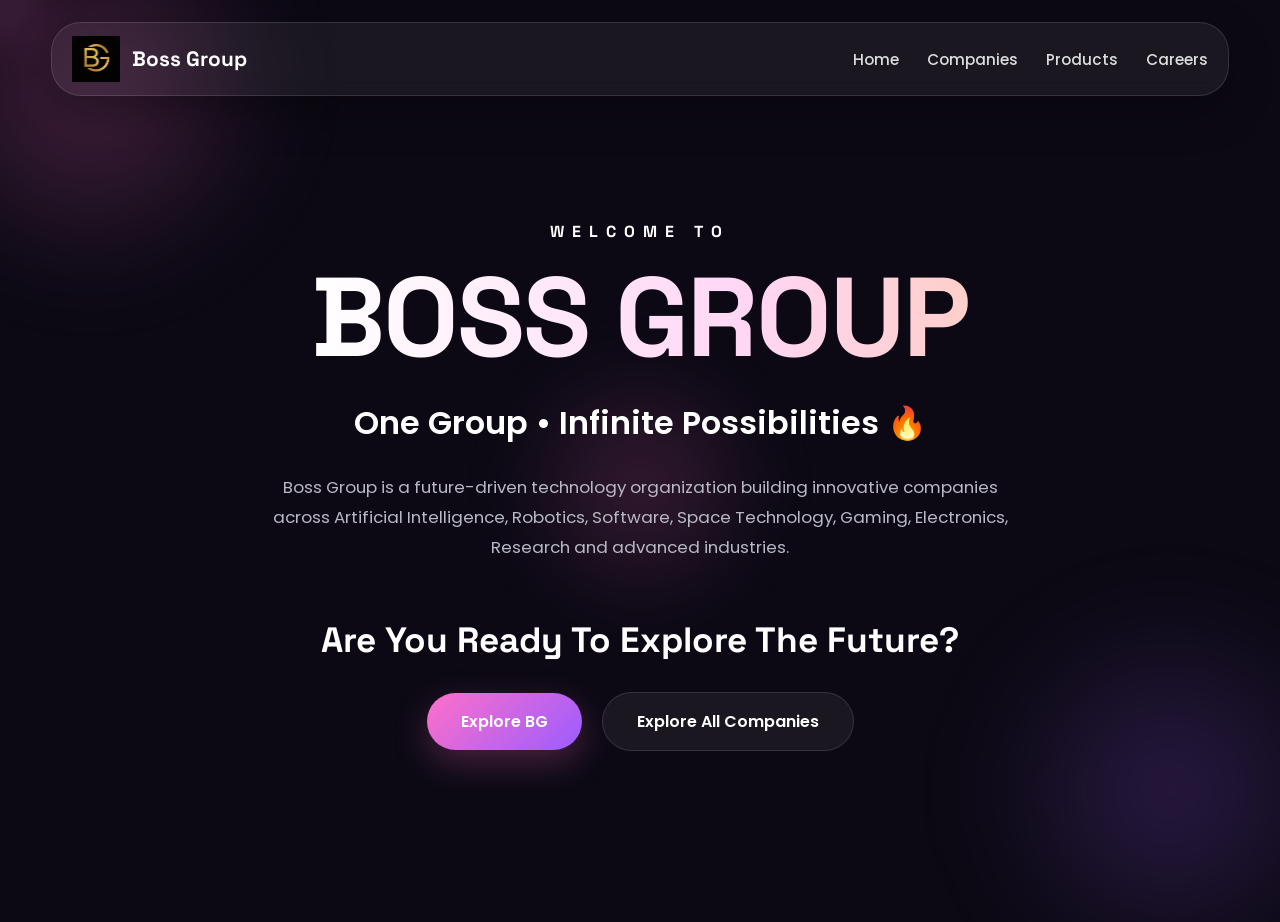
<file: index.html>
<!DOCTYPE html>
<html lang="en">

<head>

    <meta charset="UTF-8">

    <meta name="viewport" content="width=device-width, initial-scale=1.0">

    <title>Boss Group | One Group • Infinite Possibilities</title>

    <meta name="description" content="Boss Group is building the future through AI, Robotics, Software, Electronics, Space Technology and innovation.">

    <link rel="icon" href="BG.png">

    <link rel="stylesheet" href="index.css">


    <link rel="preconnect" href="https://fonts.googleapis.com">

    <link rel="preconnect" href="https://fonts.gstatic.com" crossorigin>

    <link href="https://fonts.googleapis.com/css2?family=Space+Grotesk:wght@400;500;600;700;800&family=Poppins:wght@300;400;500;600&display=swap" rel="stylesheet">

</head>


<body>


    <div class="cursor-glow"></div>


    <header>


        <a href="#" class="brand" aria-label="Boss Group Home">

            <img src="BG.png" alt="Boss Group Logo">

            <span>Boss Group</span>

        </a>



        <nav>

            <a href="about.html">Home</a>

            <a href="companies.html">Companies </a>

            <a href="products.html">Products </a>

            <a href="jobs.html">Careers</a>

        </nav>


    </header>



    <main>


        <section class="hero">


            <p class="welcome">
                Welcome To
            </p>



            <h1>
                BOSS GROUP
            </h1>



            <h2>
                One Group • Infinite Possibilities 🔥
            </h2>



            <p class="about">

                Boss Group is a future-driven technology organization
                building innovative companies across Artificial Intelligence,
                Robotics, Software, Space Technology, Gaming,
                Electronics, Research and advanced industries.

            </p>




            <div class="explore">


                <h3>
                    Are You Ready To Explore The Future?
                </h3>



                <div class="buttons">


                    <a href="about.html" class="primary-btn">

                        Explore BG

                    </a>



                    <a href="companies.html" class="secondary-btn">

                        Explore All Companies

                    </a>


                </div>


            </div>


        </section>


    </main>



<script src="index.js"></script>


</body>

</html>
</file>
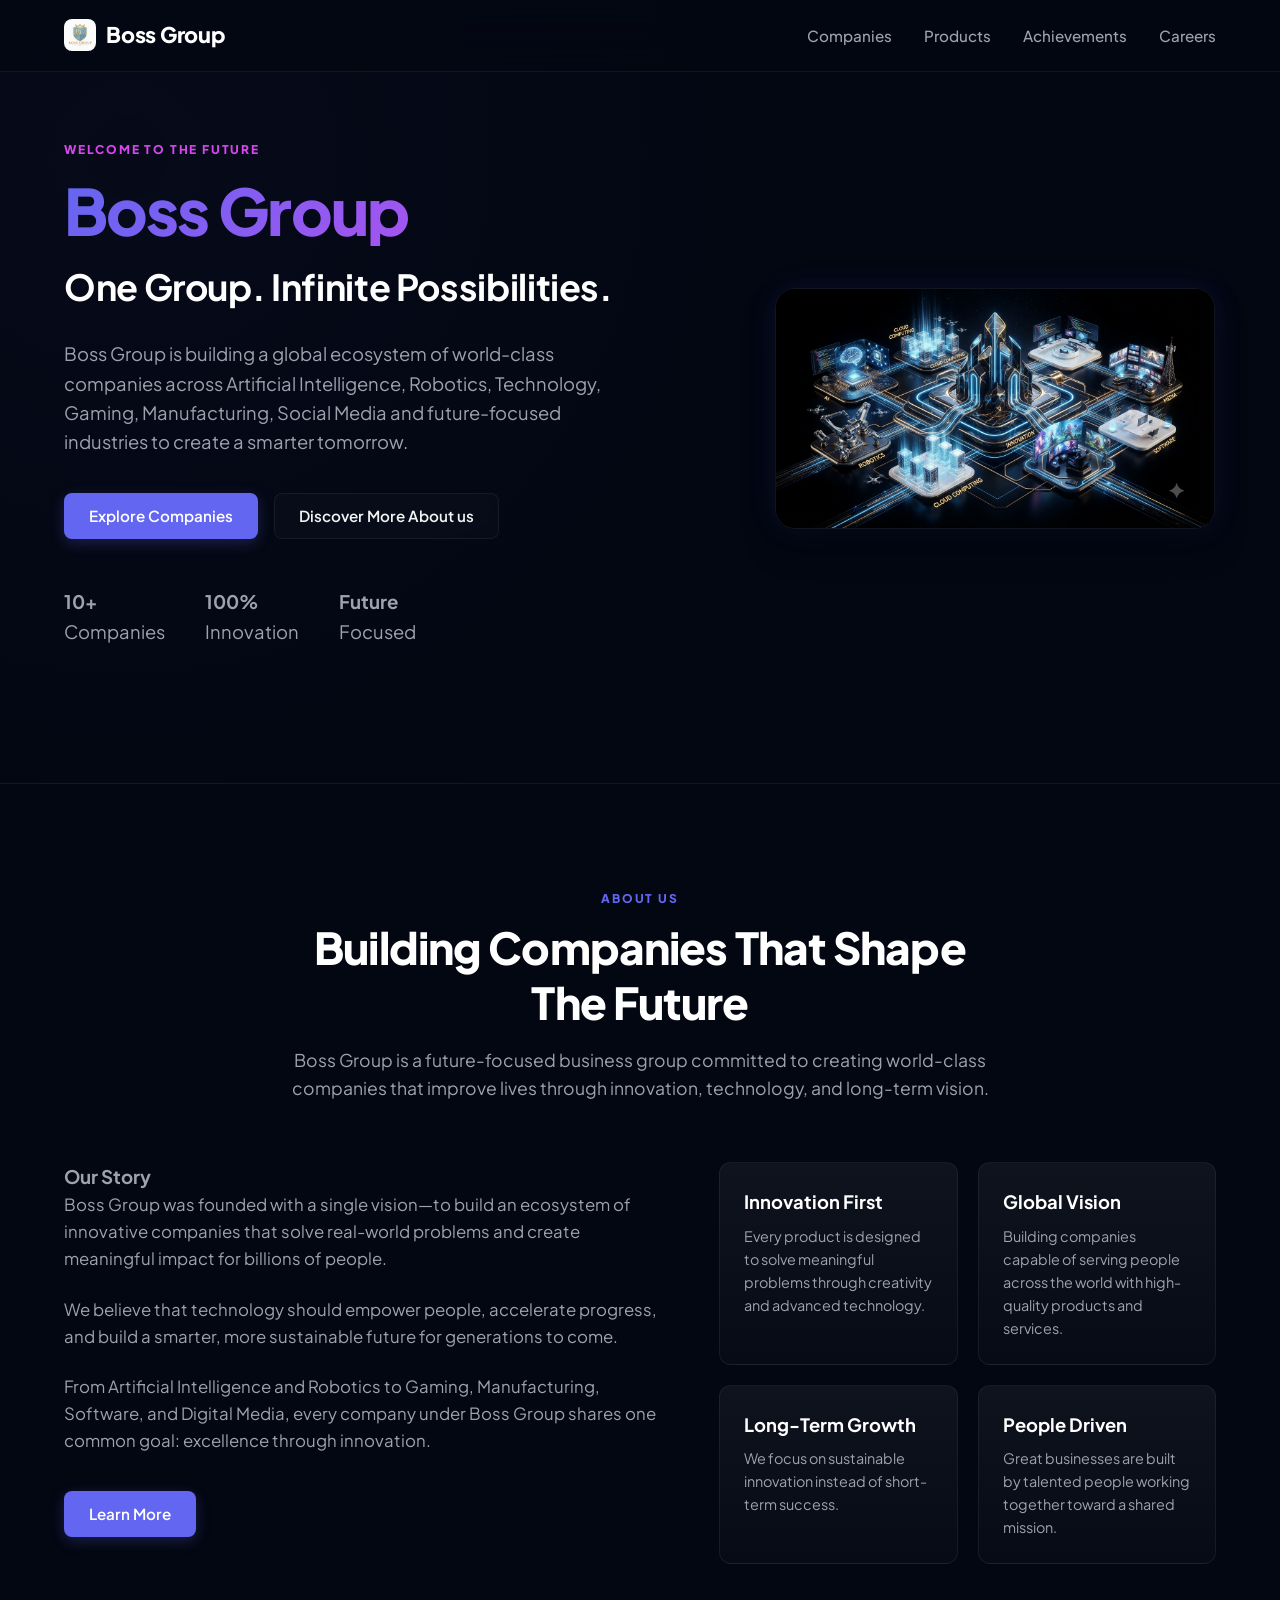
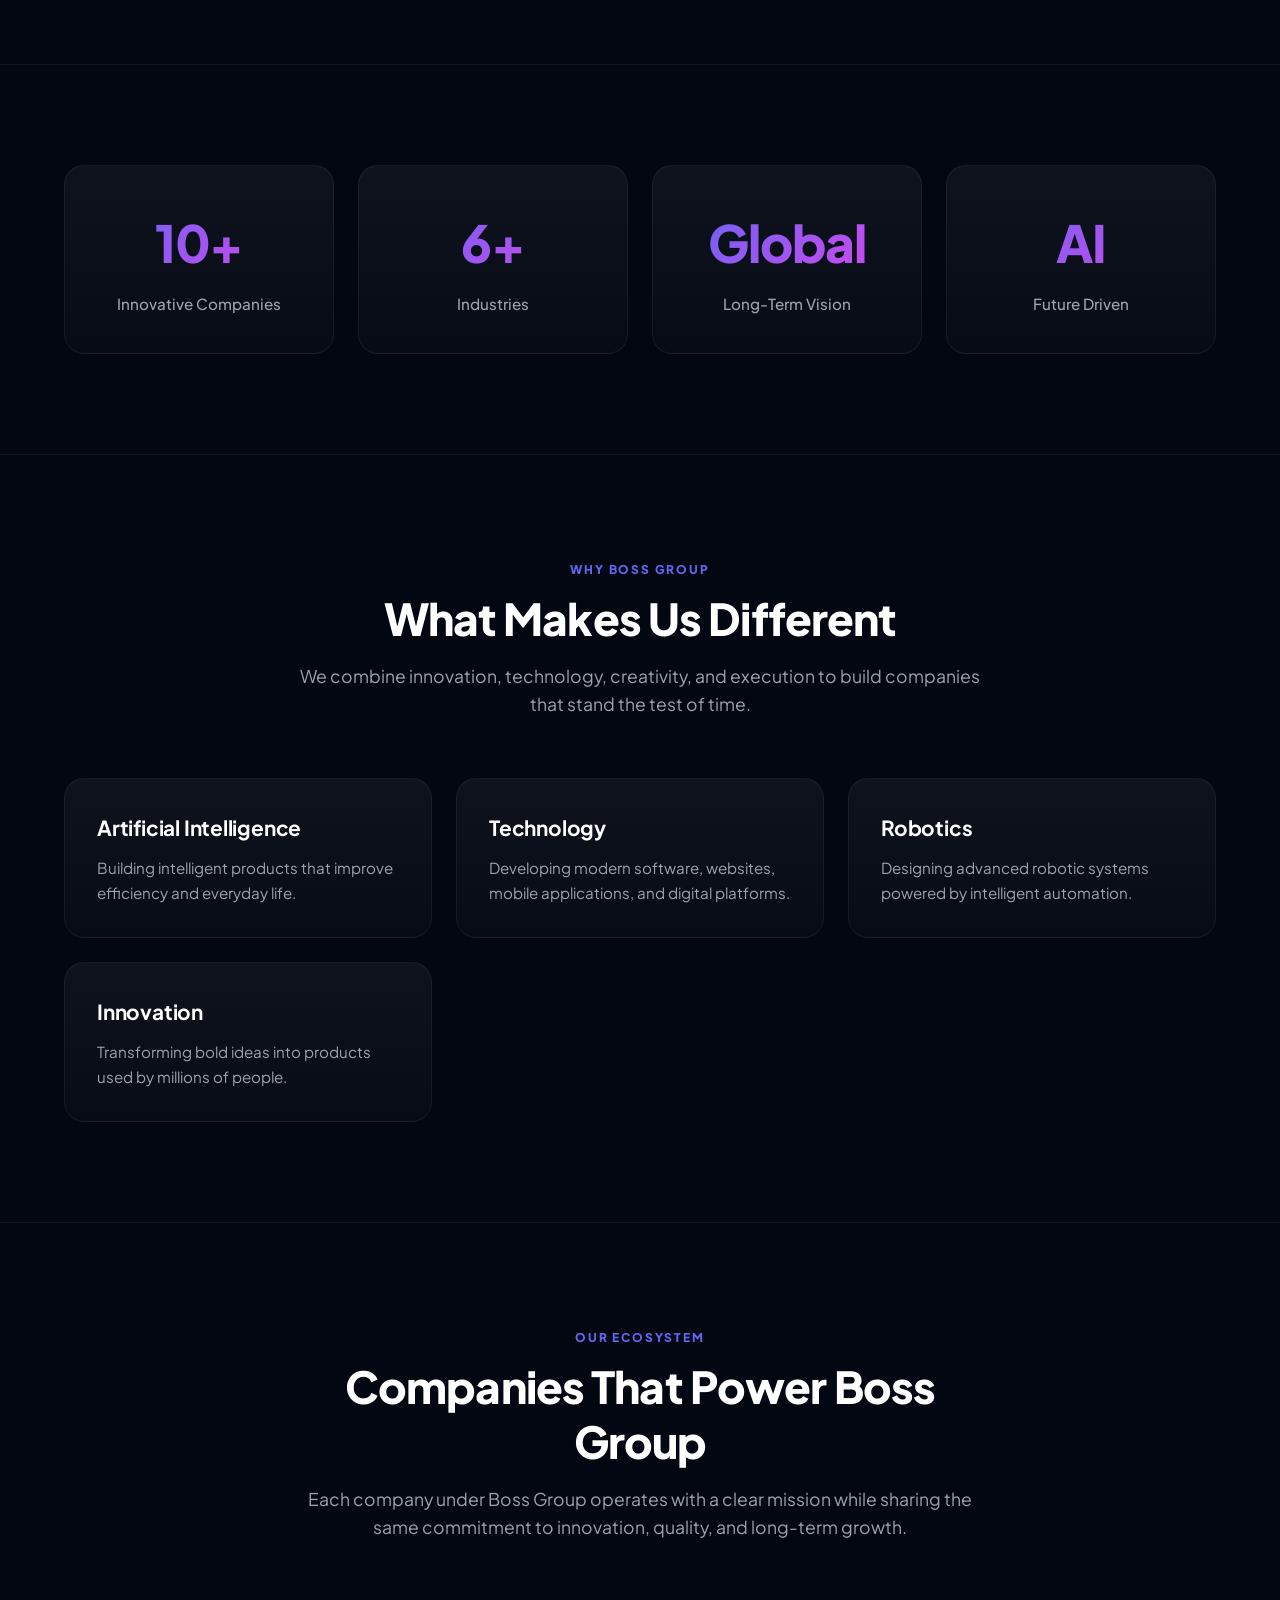
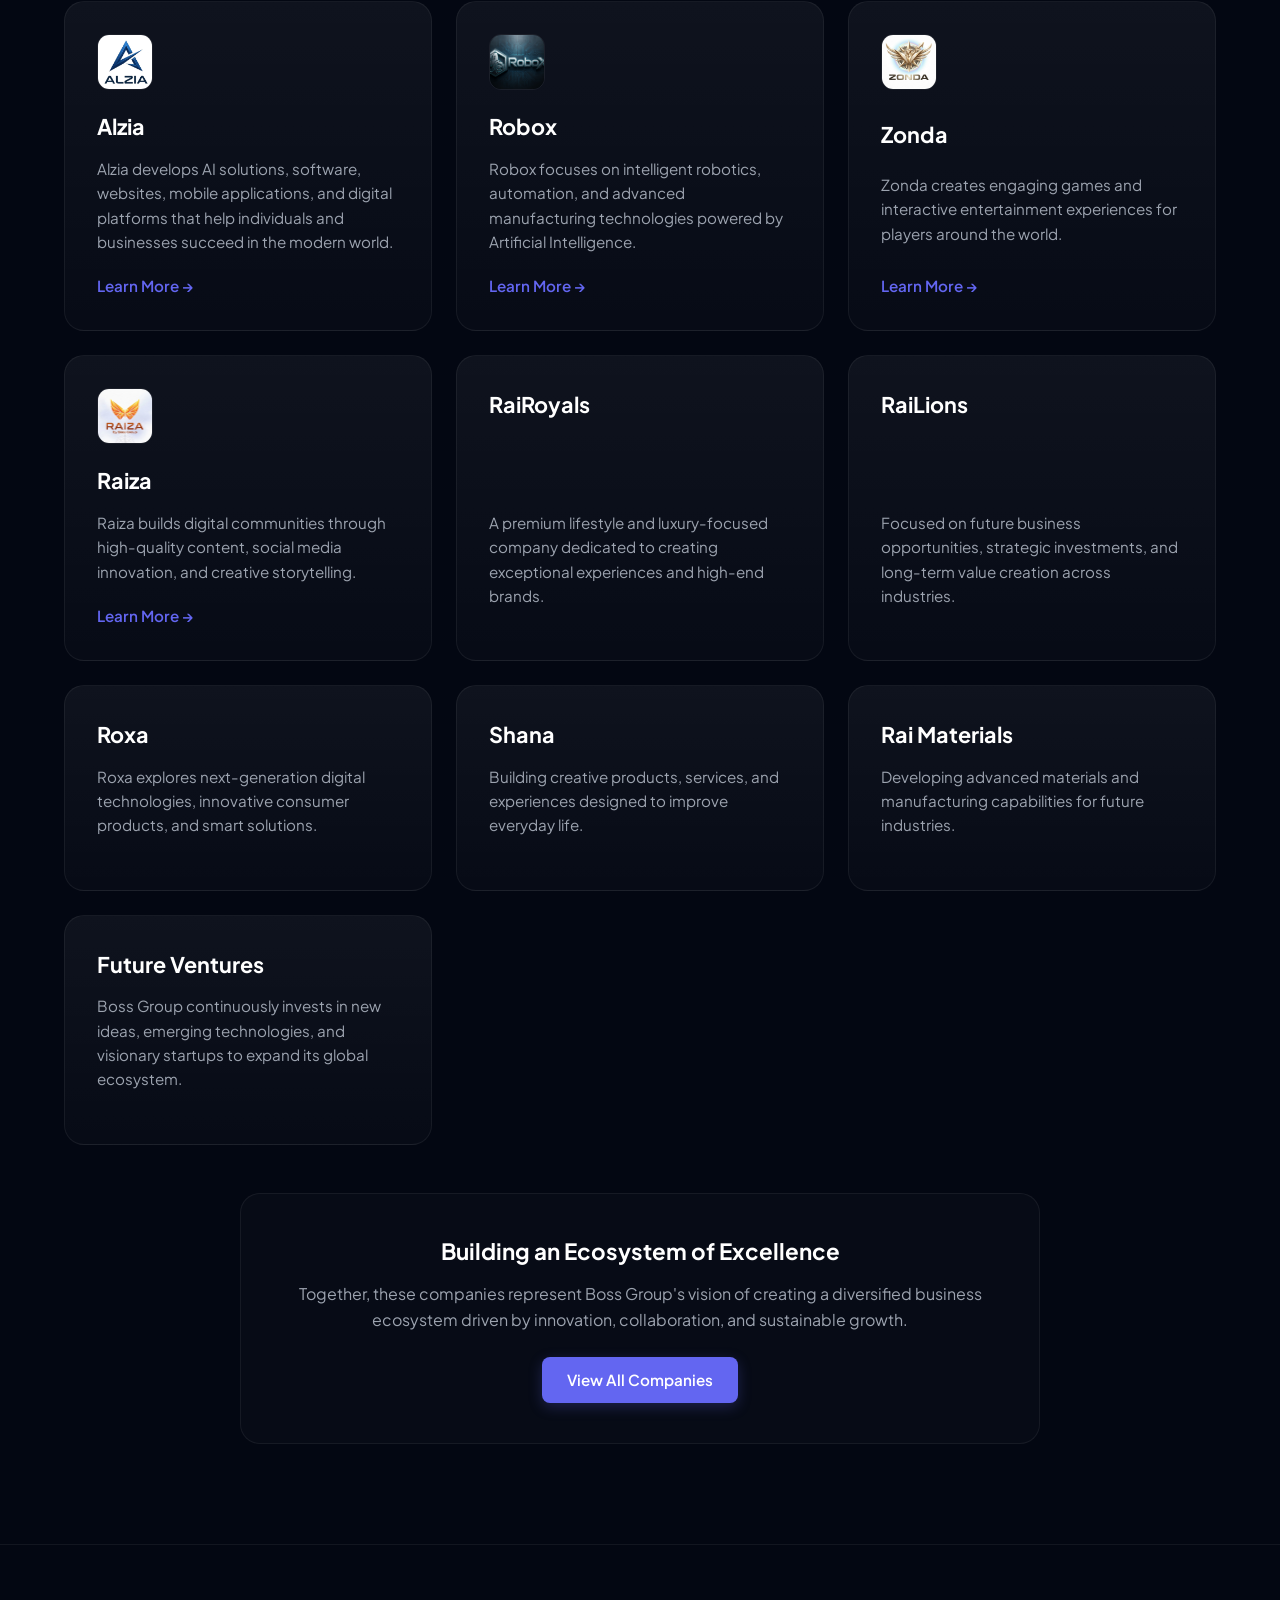
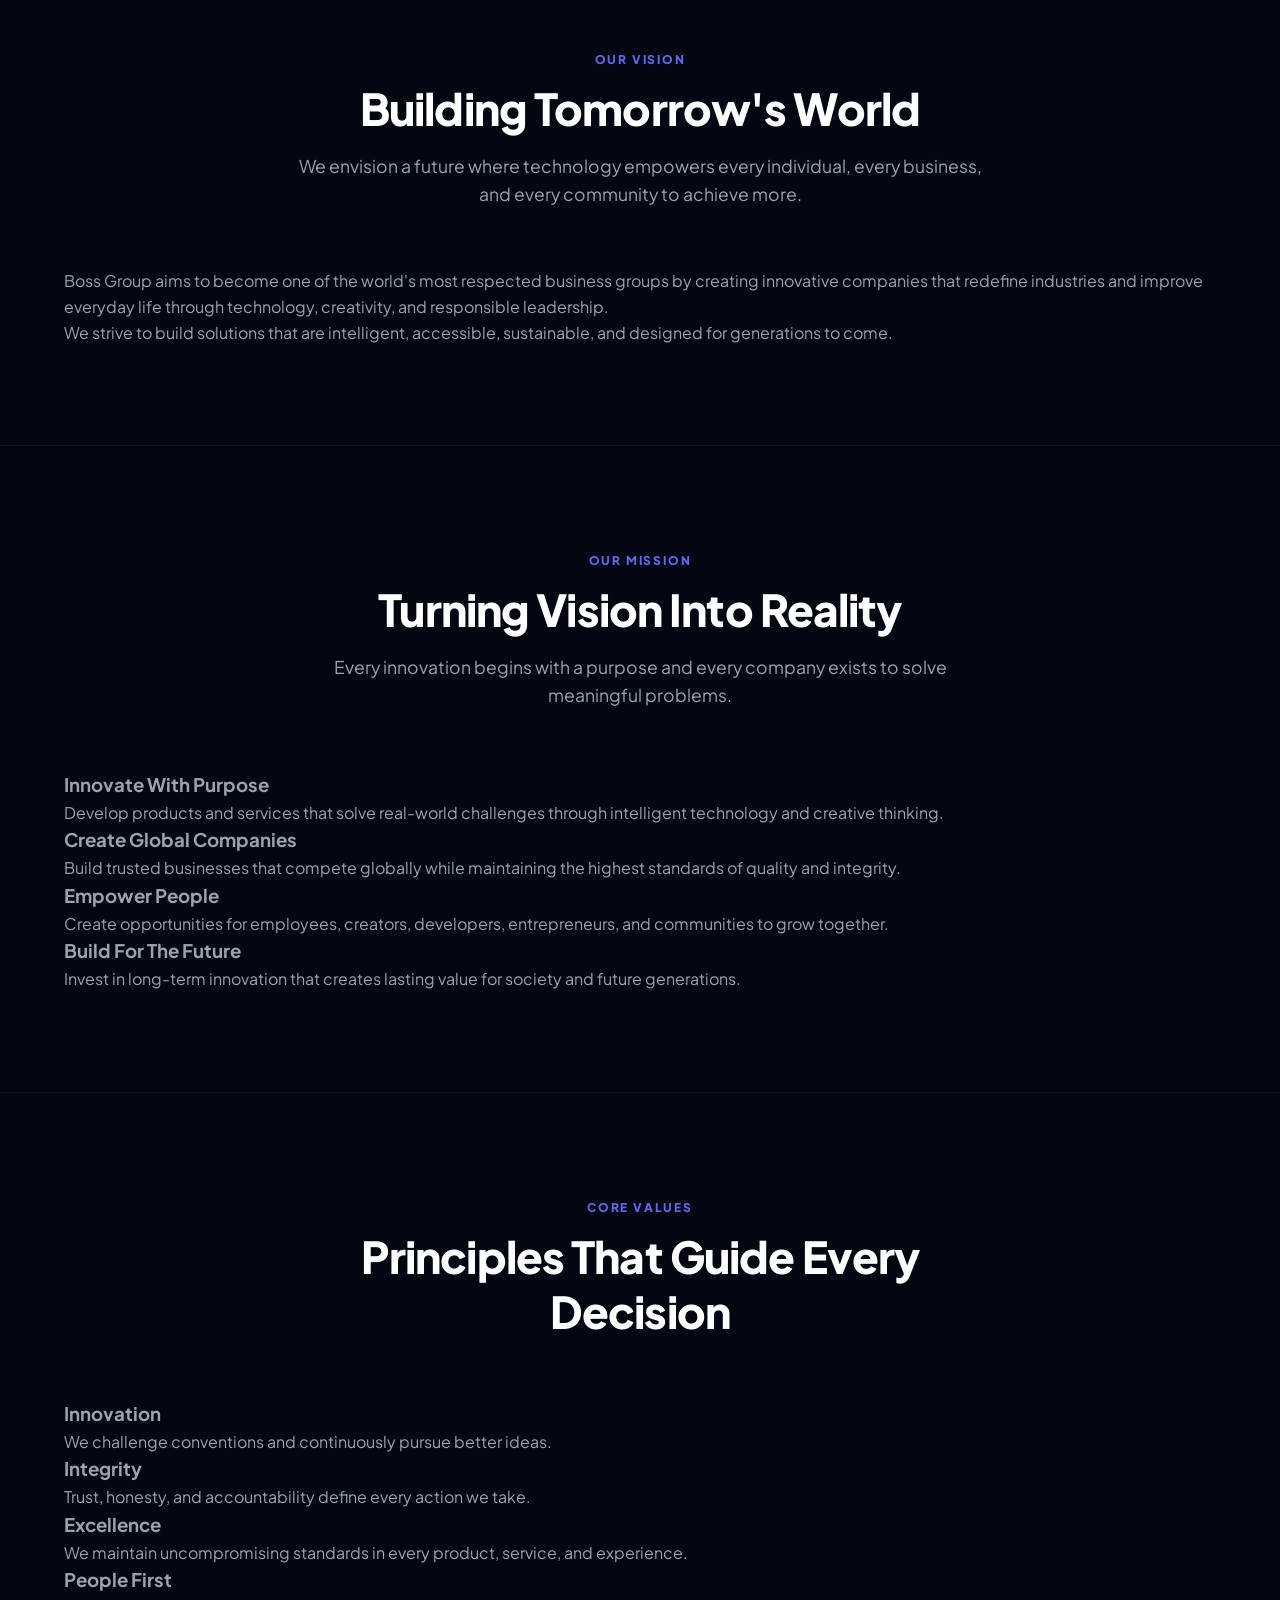
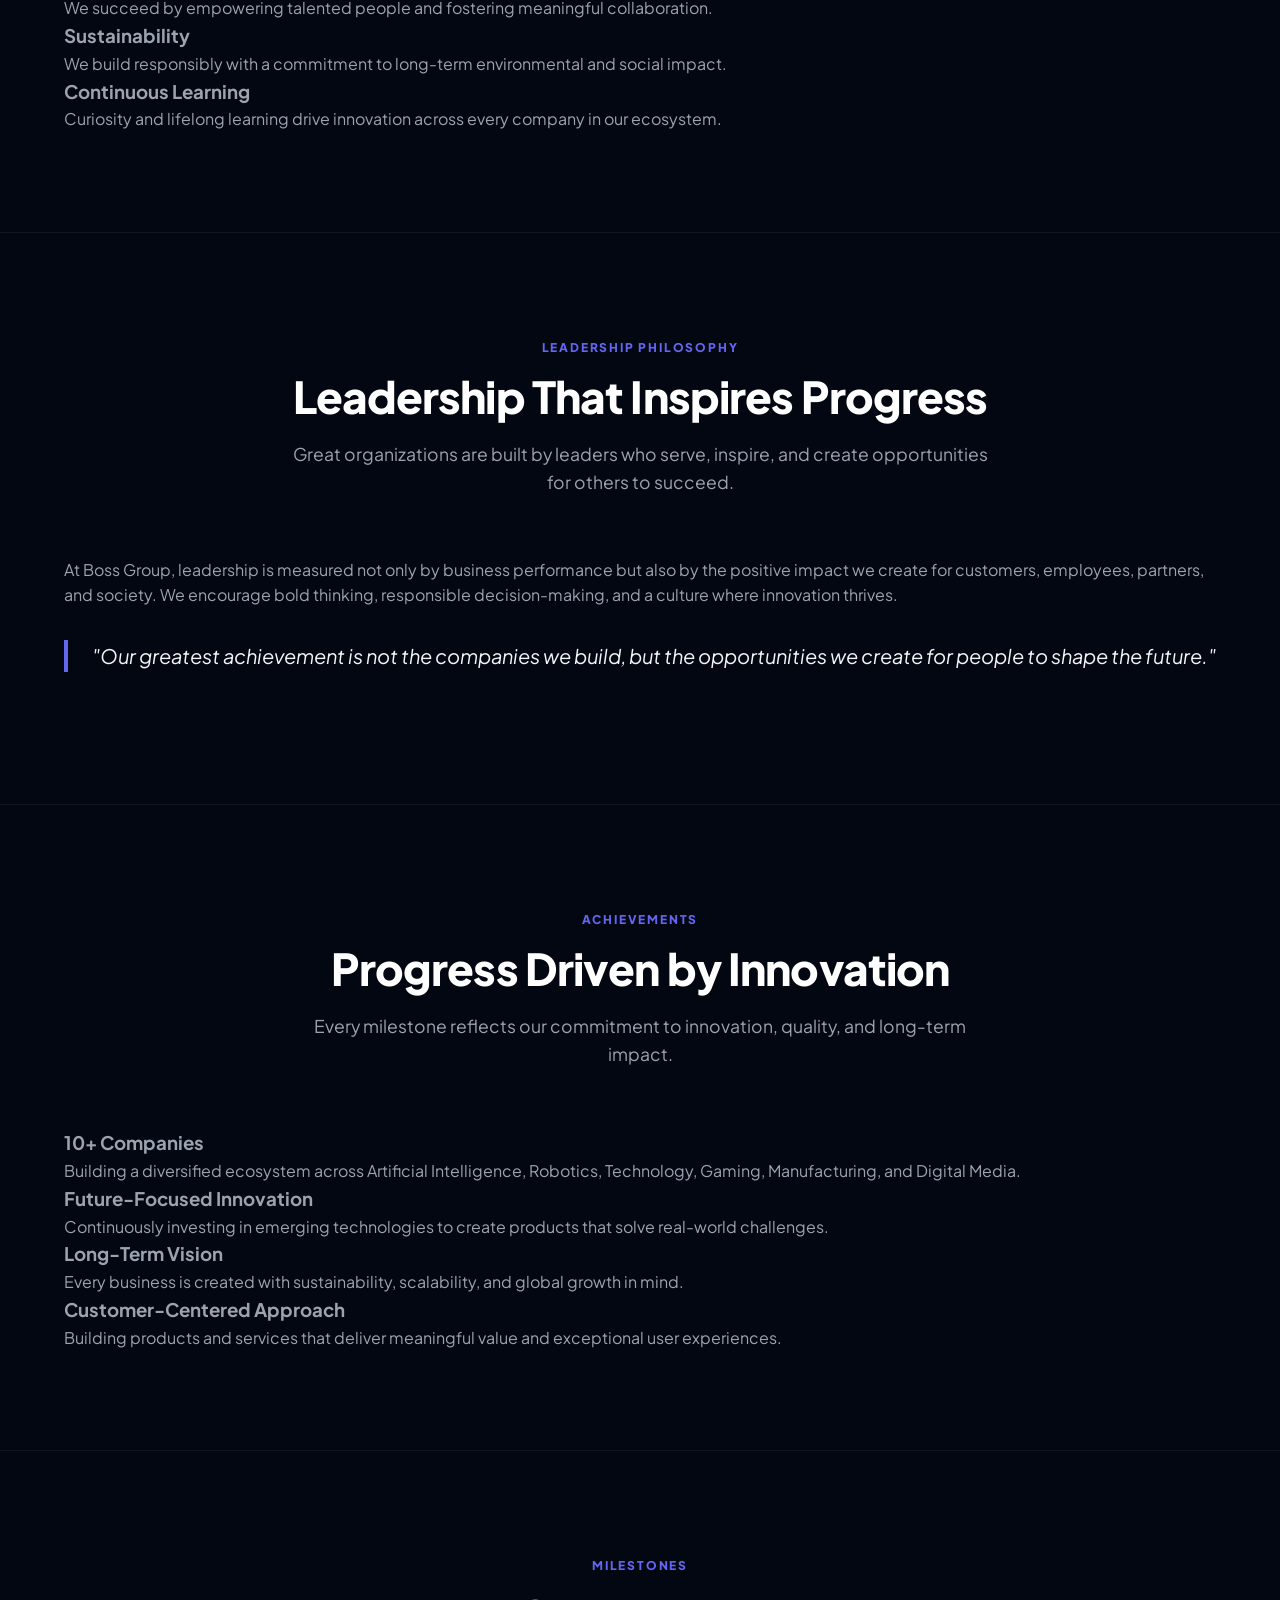
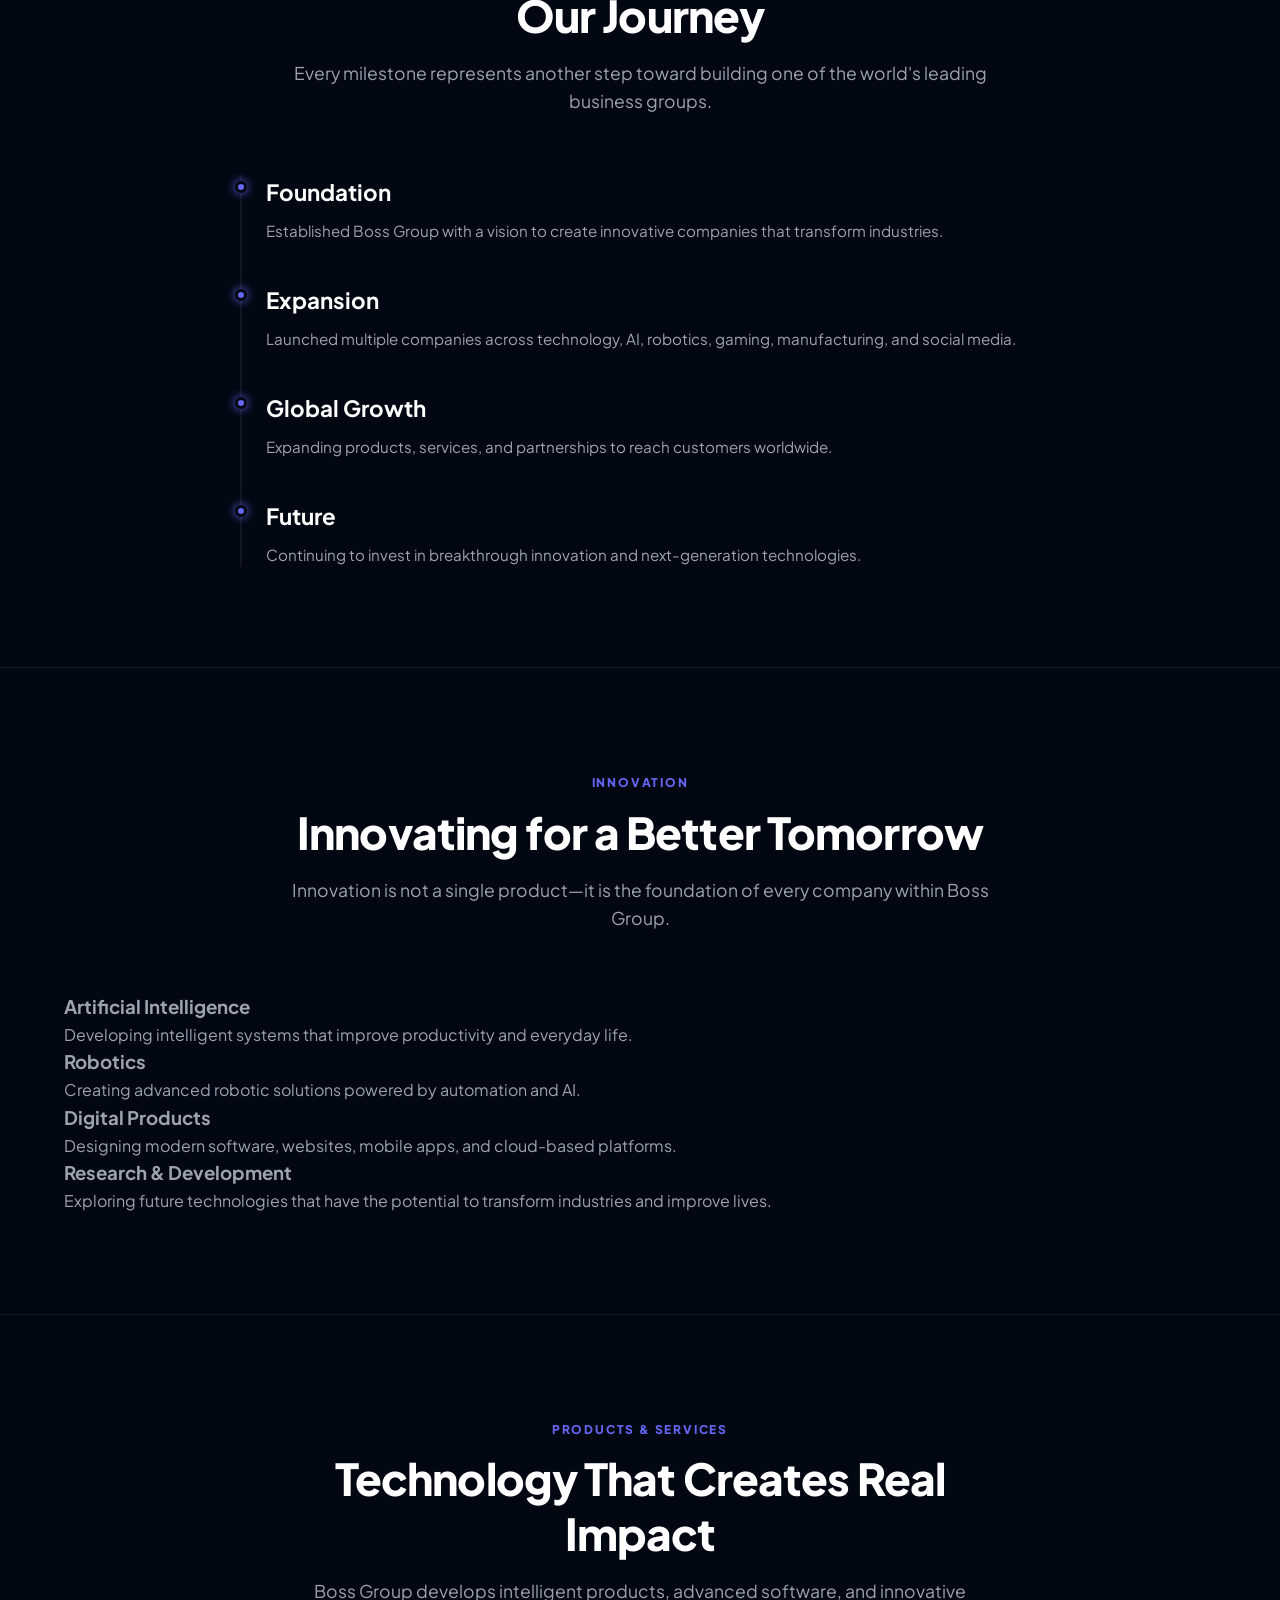
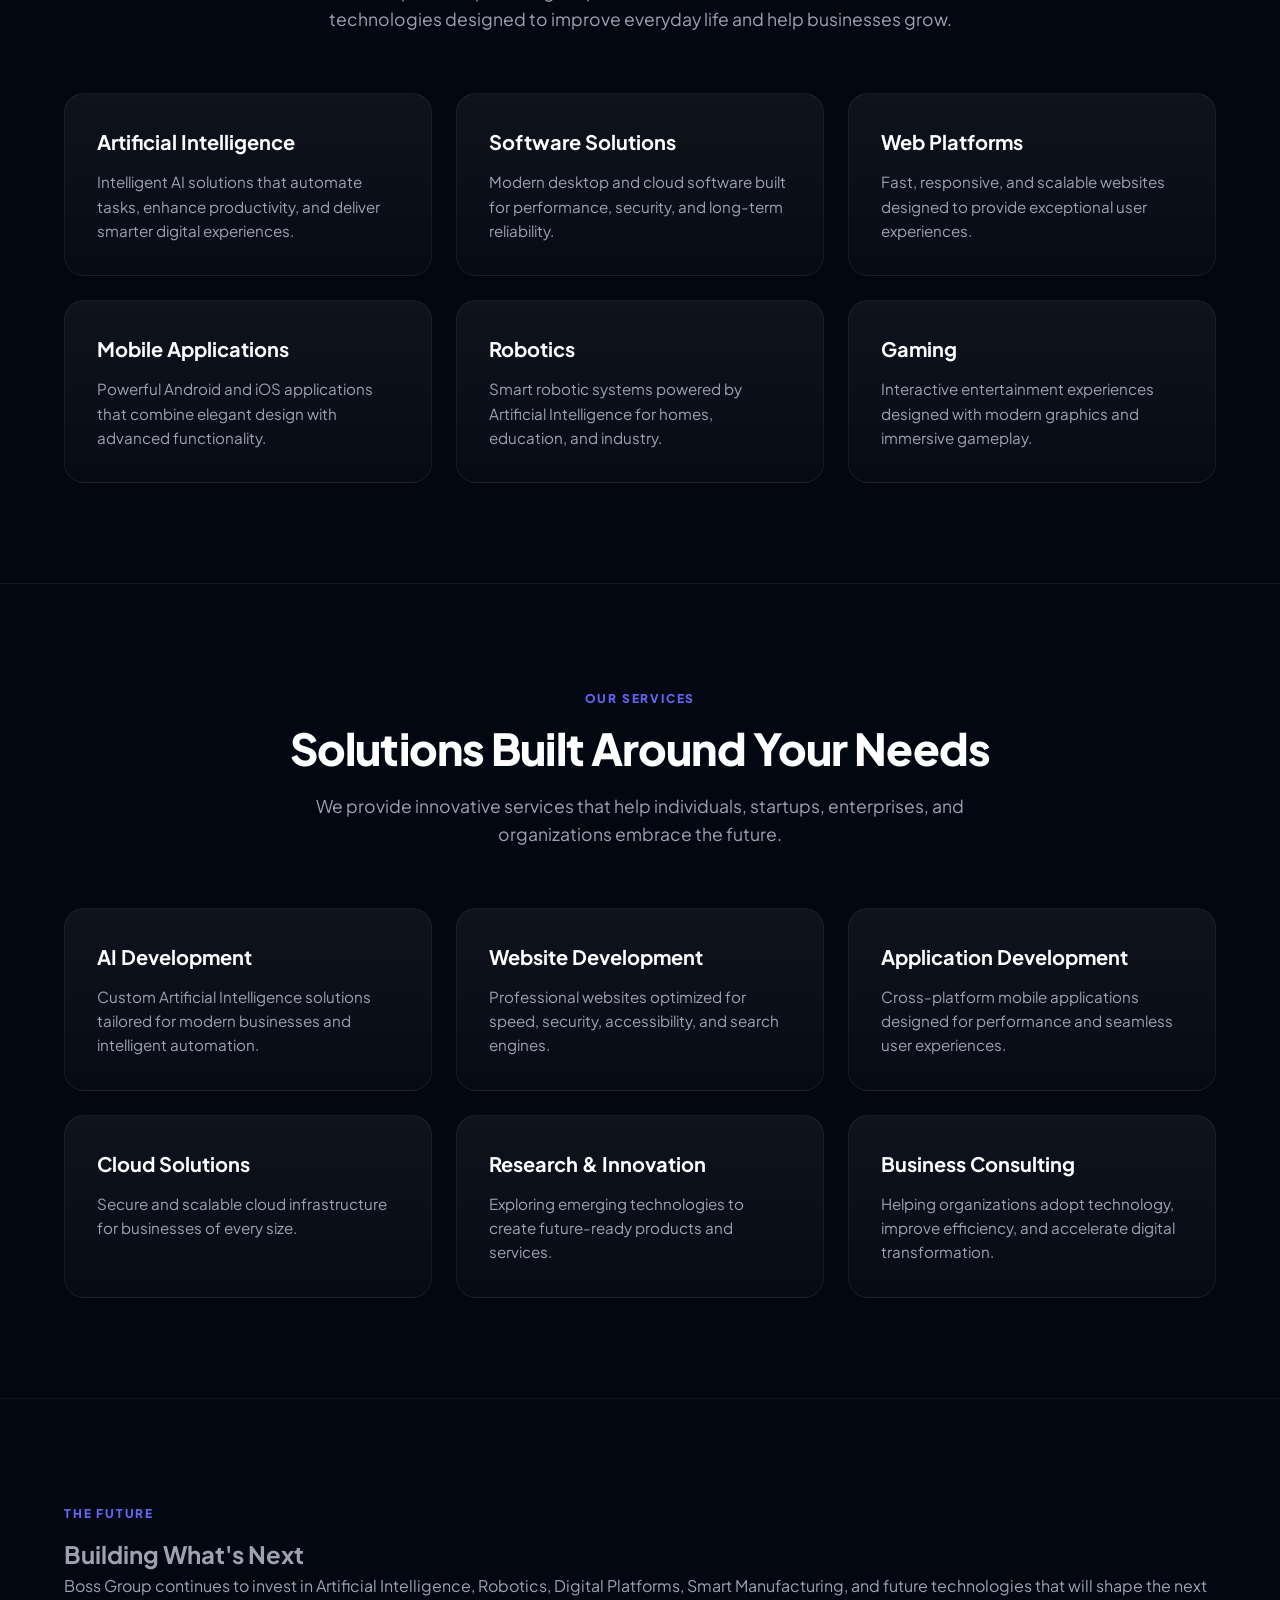
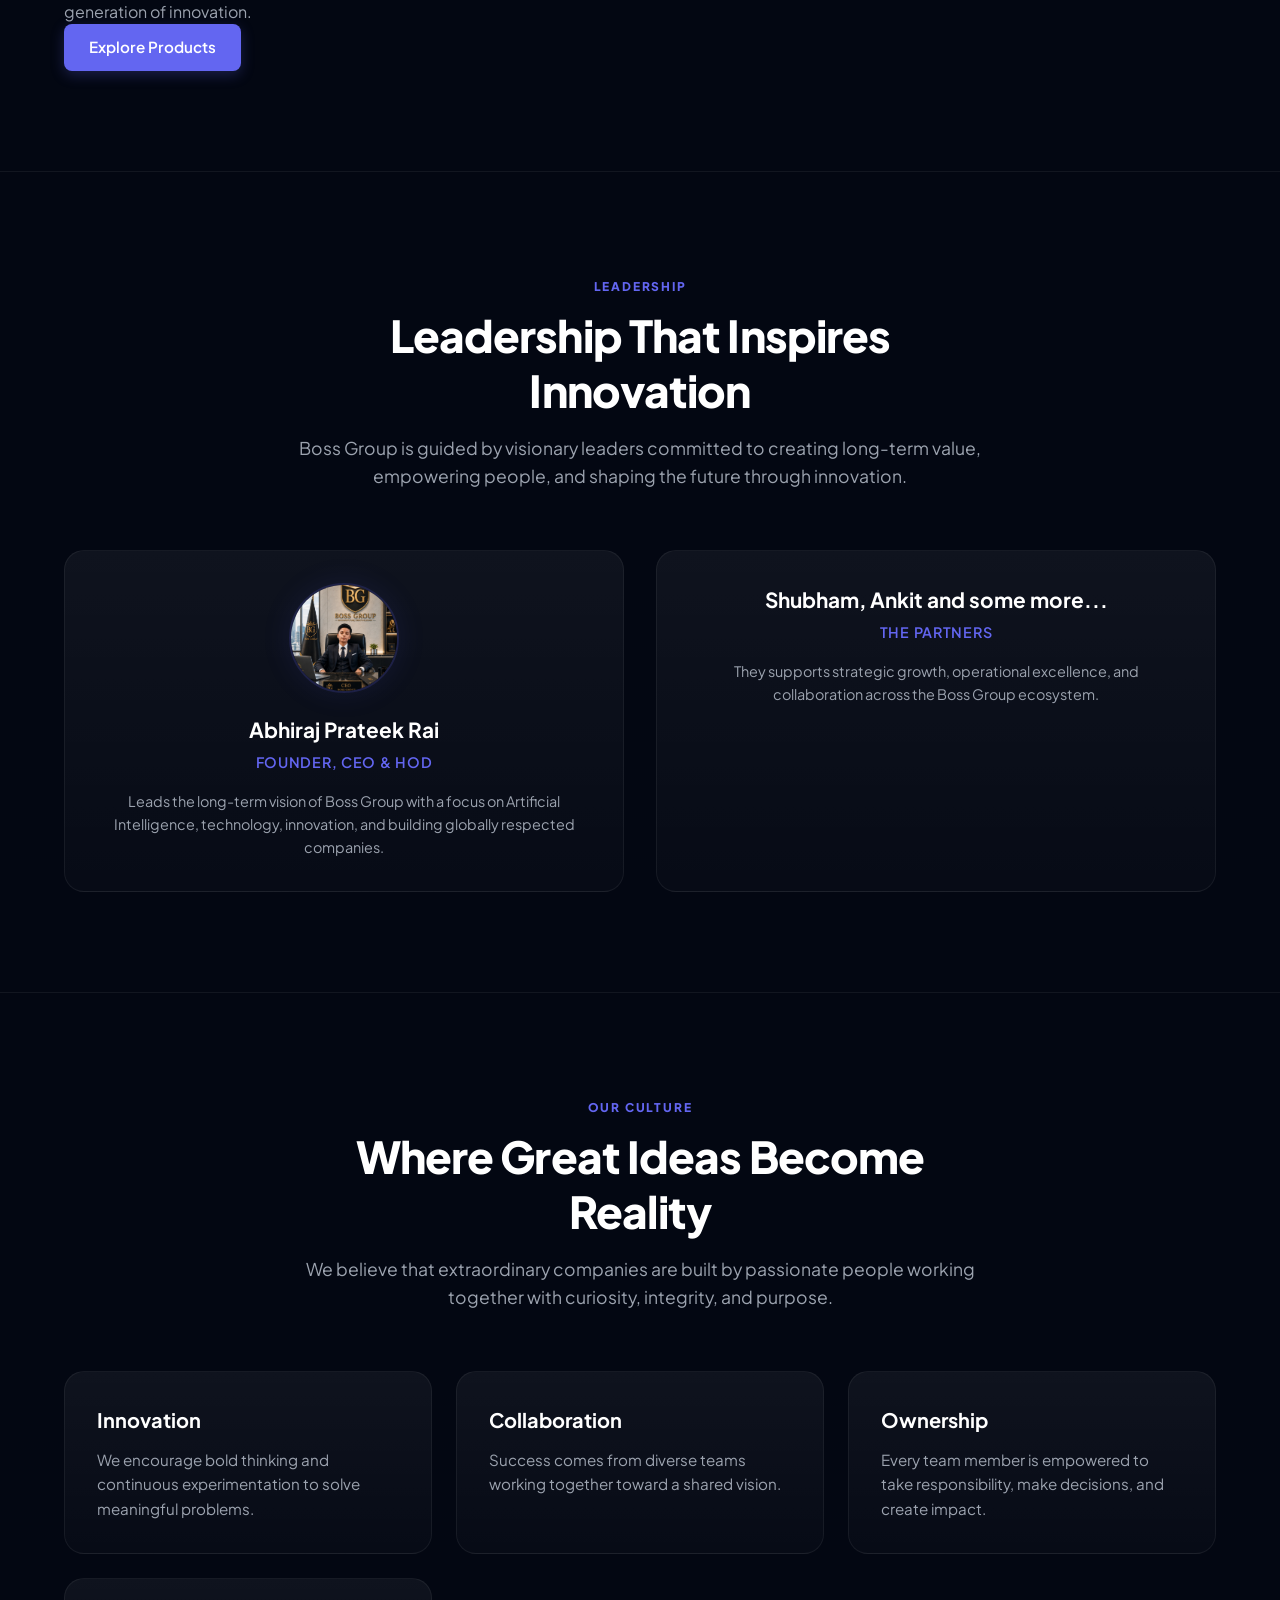
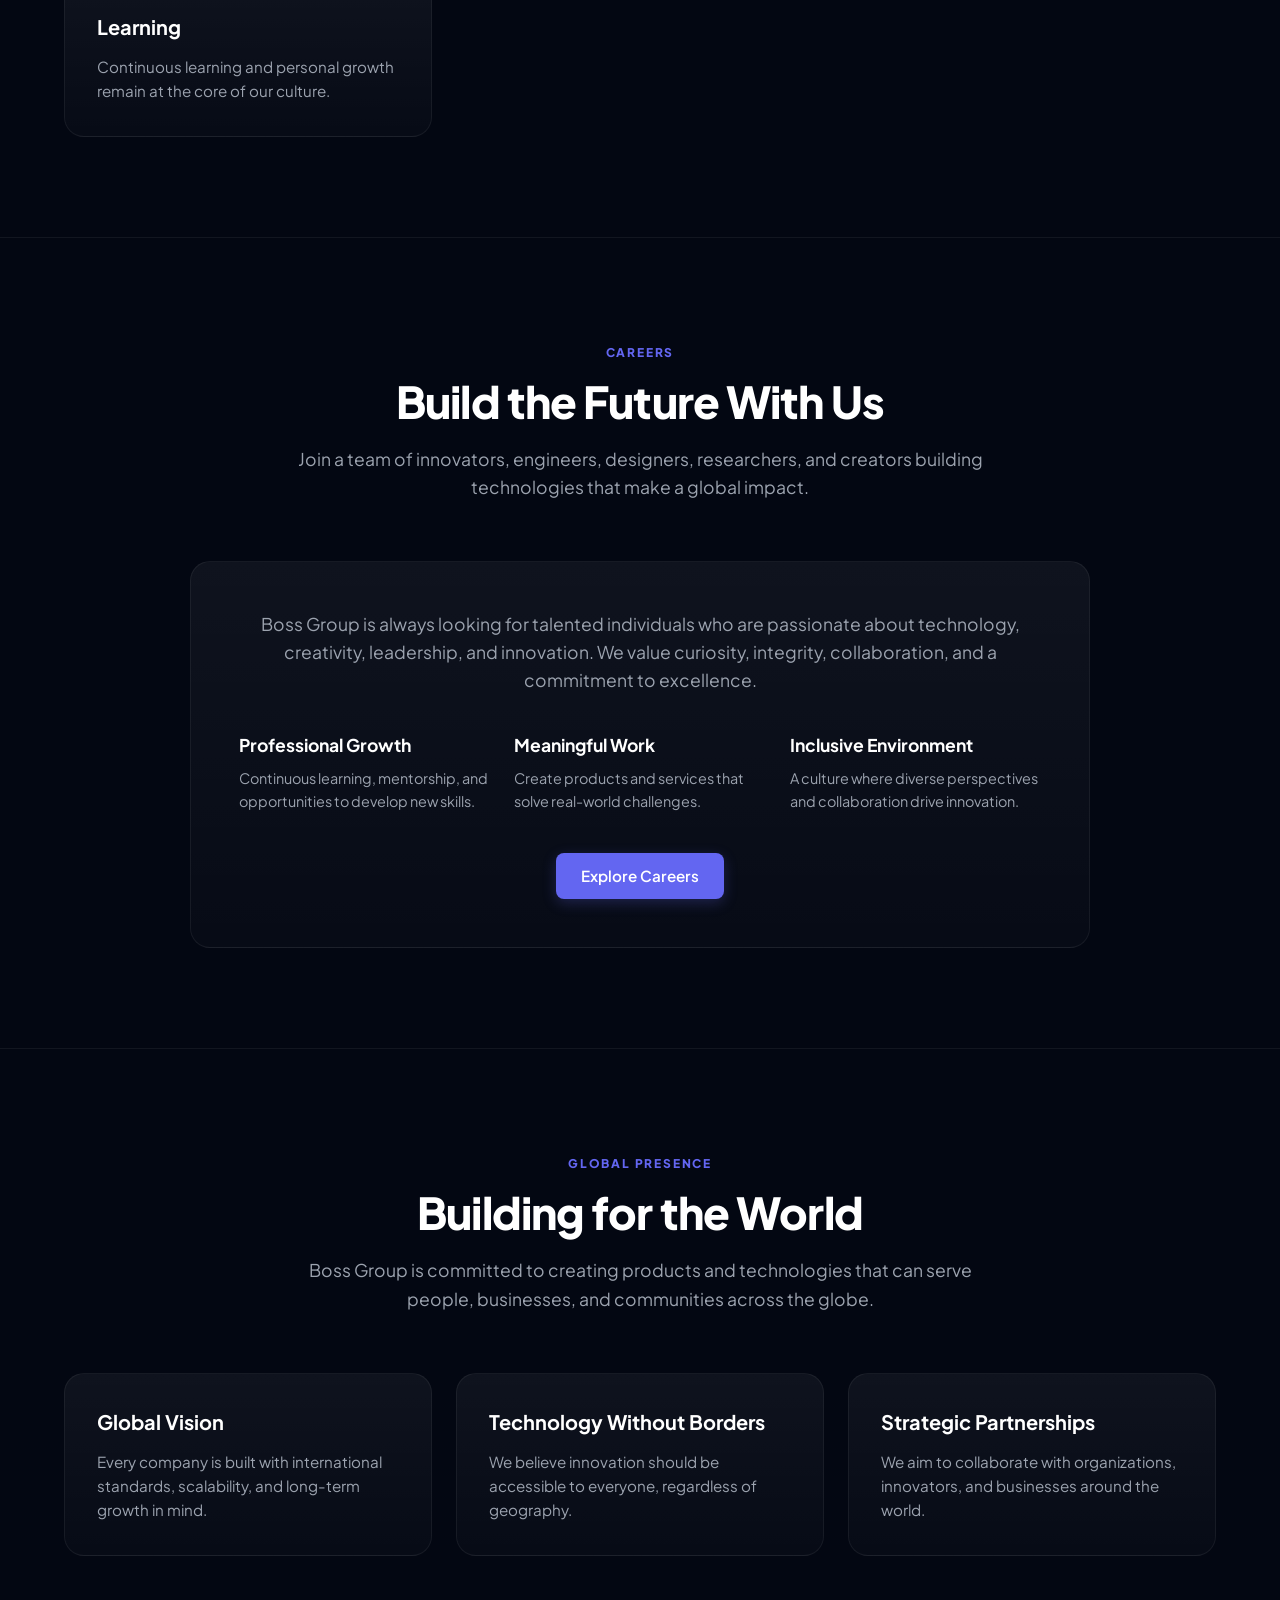
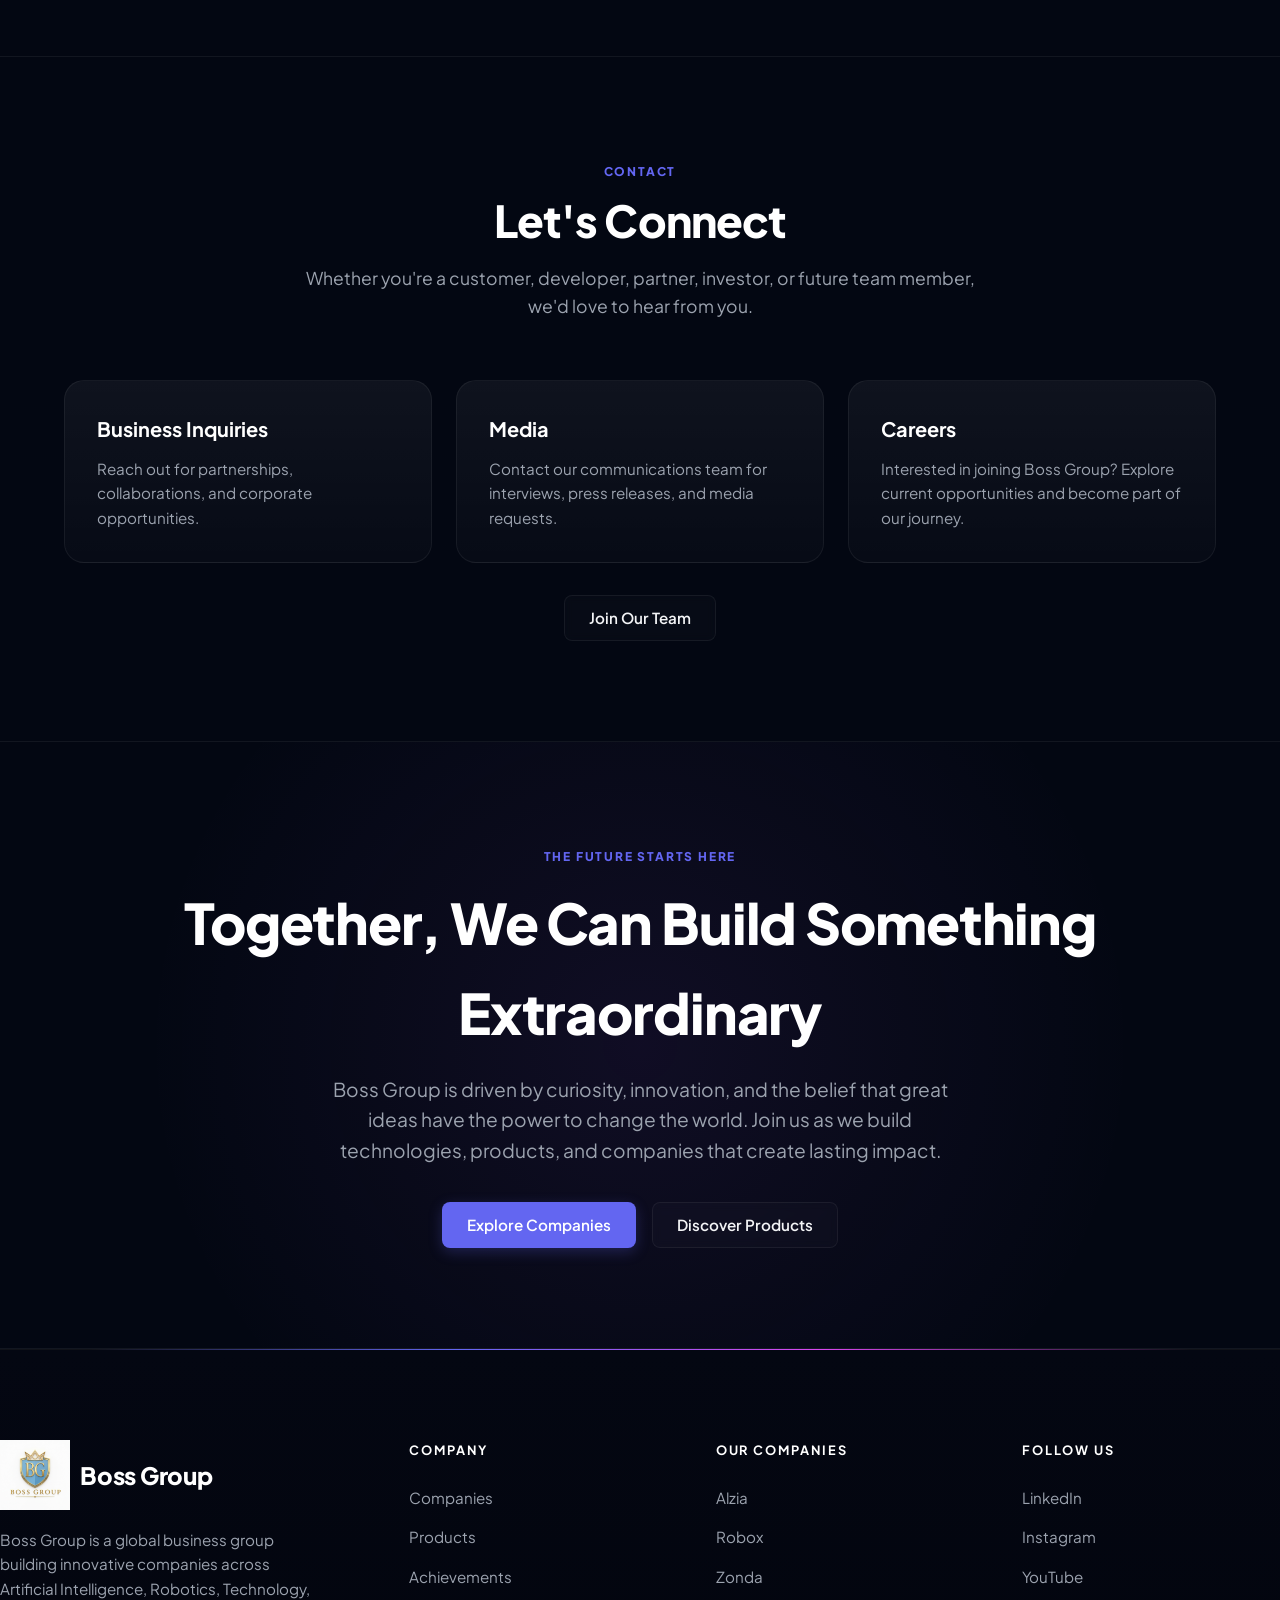
<file: about.html>
<!DOCTYPE html>
<html lang="en">

<head>

  <meta charset="UTF-8">

  <meta http-equiv="X-UA-Compatible" content="IE=edge">

  <meta name="viewport" content="width=device-width, initial-scale=1.0, viewport-fit=cover">

  <title>Boss Group | One Group. Infinite Possibilities.</title>

  <meta name="title" content="Boss Group | One Group. Infinite Possibilities.">

  <meta name="description"
    content="Boss Group is a global business group building world-class companies in Artificial Intelligence, Robotics, Technology, Gaming, Manufacturing and Innovation.">

  <meta name="keywords"
    content="Boss Group,BG,Artificial Intelligence,AI,Technology,Robotics,Gaming,Innovation,Manufacturing,Startup">

  <meta name="author" content="Boss Group">

  <meta name="creator" content="Boss Group">

  <meta name="publisher" content="Boss Group">

  <meta name="application-name" content="Boss Group">

  <meta name="robots" content="index,follow,max-image-preview:large,max-snippet:-1,max-video-preview:-1">

  <meta name="googlebot" content="index,follow">

  <meta name="bingbot" content="index,follow">

  <meta name="theme-color" content="#000000">

  <meta name="color-scheme" content="dark light">

  <meta name="referrer" content="strict-origin-when-cross-origin">

  <meta name="format-detection" content="telephone=no">

  <link rel="canonical" href="https://bossgroup.com/">

  <link rel="icon" href="BG.png" type="image/png">

  <link rel="apple-touch-icon" href="BG.png">

  <link rel="preload" href="BGking.png" as="image">

  <link rel="preload" href="banner.png" as="image">

  <link rel="stylesheet" href="about.css">

  <meta property="og:type" content="website">

  <meta property="og:title" content="Boss Group | One Group. Infinite Possibilities.">

  <meta property="og:description"
    content="Building world-class companies through innovation, Artificial Intelligence, Robotics and Technology.">

  <meta property="og:image" content="BGking.png">

  <meta property="og:url" content="https://bossgroup.com">

  <meta property="og:site_name" content="Boss Group">

  <meta property="og:locale" content="en_US">

  <meta name="twitter:card" content="summary_large_image">

  <meta name="twitter:title" content="Boss Group | One Group. Infinite Possibilities.">

  <meta name="twitter:description" content="Building the future through innovation and technology.">

  <meta name="twitter:image" content="BGking.png">

</head>

<body>

  <header>

    <div class="container">

      <a href="index.html" class="logo" aria-label="Boss Group Home">

        <img src="BossGroup.png" alt="Boss Group Logo" width="60" height="60">

        <span>Boss Group</span>

      </a>

      <nav aria-label="Primary Navigation">

        <ul class="nav-links">

          <li>

            <a href="companies.html">

              Companies

            </a>

          </li>

          <li>

            <a href="products.html">

              Products

            </a>

          </li>

          <li>

            <a href="achievements.html">

              Achievements

            </a>

          </li>

          <li>

            <a href="jobs.html">

              Careers

            </a>

          </li>

        </ul>

      </nav>

      <button class="menu-btn" id="menuBtn" aria-label="Open Navigation Menu" aria-expanded="false"
        aria-controls="mobileMenu">

        ☰

      </button>

    </div>

  </header>

  <main>

    <section id="hero">

      <div class="container hero-container">

        <div class="hero-content">

          <span class="hero-tag">

            WELCOME TO THE FUTURE

          </span>

          <h1>

            Boss Group

          </h1>

          <h2>

            One Group.
            Infinite Possibilities.

          </h2>

          <p>

            Boss Group is building a global ecosystem of world-class companies across Artificial Intelligence, Robotics,
            Technology, Gaming, Manufacturing, Social Media and future-focused industries to create a smarter tomorrow.

          </p>

          <div class="hero-buttons">

            <a href="companies.html" class="btn btn-primary">

              Explore Companies

            </a>

            <a href="achievements.html" class="btn btn-secondary">

              Discover More About us

            </a>

          </div>

          <div class="hero-stats">

            <div>

              <h3>10+</h3>

              <p>Companies</p>

            </div>

            <div>

              <h3>100%</h3>

              <p>Innovation</p>

            </div>

            <div>

              <h3>Future</h3>

              <p>Focused</p>

            </div>

          </div>

        </div>

        <div class="hero-image">

          <img src="banner.png" alt="Boss Group Innovation Campus" loading="eager" fetchpriority="high">

        </div>

      </div>

    </section>
    <section id="about">

      <div class="container">

        <div class="section-heading">

          <span class="section-tag">
            ABOUT US
          </span>

          <h2>
            Building Companies That Shape The Future
          </h2>

          <p class="section-subtitle">
            Boss Group is a future-focused business group committed to creating world-class companies that improve lives
            through innovation, technology, and long-term vision.
          </p>

        </div>

        <div class="about-grid">

          <div class="about-text">

            <h3>
              Our Story
            </h3>

            <p>
              Boss Group was founded with a single vision—to build an ecosystem of innovative companies that solve
              real-world problems and create meaningful impact for billions of people.
            </p>

            <p>
              We believe that technology should empower people, accelerate progress, and build a smarter, more
              sustainable future for generations to come.
            </p>

            <p>
              From Artificial Intelligence and Robotics to Gaming, Manufacturing, Software, and Digital Media, every
              company under Boss Group shares one common goal: excellence through innovation.
            </p>

            <a href="products.html" class="btn btn-primary">

              Learn More

            </a>

          </div>

          <div class="about-highlights">

            <article class="highlight-card">

              <h3>Innovation First</h3>

              <p>
                Every product is designed to solve meaningful problems through creativity and advanced technology.
              </p>

            </article>

            <article class="highlight-card">

              <h3>Global Vision</h3>

              <p>
                Building companies capable of serving people across the world with high-quality products and services.
              </p>

            </article>

            <article class="highlight-card">

              <h3>Long-Term Growth</h3>

              <p>
                We focus on sustainable innovation instead of short-term success.
              </p>

            </article>

            <article class="highlight-card">

              <h3>People Driven</h3>

              <p>
                Great businesses are built by talented people working together toward a shared mission.
              </p>

            </article>

          </div>

        </div>

      </div>

    </section>

    <section id="statistics">

      <div class="container">

        <div class="stats-grid">

          <article class="stat-card">

            <h2>10+</h2>

            <p>
              Innovative Companies
            </p>

          </article>

          <article class="stat-card">

            <h2>6+</h2>

            <p>
              Industries
            </p>

          </article>

          <article class="stat-card">

            <h2>Global</h2>

            <p>
              Long-Term Vision
            </p>

          </article>

          <article class="stat-card">

            <h2>AI</h2>

            <p>
              Future Driven
            </p>

          </article>

        </div>

      </div>

    </section>

    <section id="features">

      <div class="container">

        <div class="section-heading">

          <span class="section-tag">
            WHY BOSS GROUP
          </span>

          <h2>
            What Makes Us Different
          </h2>

          <p class="section-subtitle">
            We combine innovation, technology, creativity, and execution to build companies that stand the test of time.
          </p>

        </div>

        <div class="features-grid">

          <article class="feature-card">

            <h3>Artificial Intelligence</h3>

            <p>
              Building intelligent products that improve efficiency and everyday life.
            </p>

          </article>

          <article class="feature-card">

            <h3>Technology</h3>

            <p>
              Developing modern software, websites, mobile applications, and digital platforms.
            </p>

          </article>

          <article class="feature-card">

            <h3>Robotics</h3>

            <p>
              Designing advanced robotic systems powered by intelligent automation.
            </p>

          </article>

          <article class="feature-card">

            <h3>Innovation</h3>

            <p>
              Transforming bold ideas into products used by millions of people.
            </p>

          </article>

        </div>

      </div>

    </section>
    <section id="companies">

      <div class="container">

        <div class="section-heading">

          <span class="section-tag">
            OUR ECOSYSTEM
          </span>

          <h2>
            Companies That Power Boss Group
          </h2>

          <p class="section-subtitle">
            Each company under Boss Group operates with a clear mission while sharing the same commitment to innovation,
            quality, and long-term growth.
          </p>

        </div>

        <div class="companies-grid">

          <article class="company-card">

            <img src="alzia.png" alt="Alzia Logo" loading="lazy">

            <h3>Alzia</h3>

            <p>
              Alzia develops AI solutions, software, websites, mobile applications, and digital platforms that help
              individuals and businesses succeed in the modern world.
            </p>

            <a href="companies.html#alzia" class="company-link">

              Learn More →

            </a>

          </article>

          <article class="company-card">

            <img src="robox.jpg" alt="Robox Logo" loading="lazy">

            <h3>Robox</h3>

            <p>
              Robox focuses on intelligent robotics, automation, and advanced manufacturing technologies powered by
              Artificial Intelligence.
            </p>

            <a href="companies.html#robox" class="company-link">

              Learn More →

            </a>

          </article>

          <article class="company-card">

            <img src="zonda.jpg" alt="Zonda Logo" loading="lazy">

            <h3>Zonda</h3>

            <p>
              Zonda creates engaging games and interactive entertainment experiences for players around the world.
            </p>

            <a href="companies.html#zonda" class="company-link">

              Learn More →

            </a>

          </article>

          <article class="company-card">

            <img src="raiza.jpg" alt="Raiza Logo" loading="lazy">

            <h3>Raiza</h3>

            <p>
              Raiza builds digital communities through high-quality content, social media innovation, and creative
              storytelling.
            </p>

            <a href="companies.html#raiza" class="company-link">

              Learn More →

            </a>

          </article>

          <article class="company-card">

            <h3>RaiRoyals</h3>

            <p>
              A premium lifestyle and luxury-focused company dedicated to creating exceptional experiences and high-end
              brands.
            </p>

          </article>

          <article class="company-card">

            <h3>RaiLions</h3>

            <p>
              Focused on future business opportunities, strategic investments, and long-term value creation across
              industries.
            </p>

          </article>

          <article class="company-card">

            <h3>Roxa</h3>

            <p>
              Roxa explores next-generation digital technologies, innovative consumer products, and smart solutions.
            </p>

          </article>

          <article class="company-card">

            <h3>Shana</h3>

            <p>
              Building creative products, services, and experiences designed to improve everyday life.
            </p>

          </article>

          <article class="company-card">

            <h3>Rai Materials</h3>

            <p>
              Developing advanced materials and manufacturing capabilities for future industries.
            </p>

          </article>

          <article class="company-card">

            <h3>Future Ventures</h3>

            <p>
              Boss Group continuously invests in new ideas, emerging technologies, and visionary startups to expand its
              global ecosystem.
            </p>

          </article>

        </div>

        <div class="companies-footer">

          <h3>
            Building an Ecosystem of Excellence
          </h3>

          <p>
            Together, these companies represent Boss Group's vision of creating a diversified business ecosystem driven
            by innovation, collaboration, and sustainable growth.
          </p>

          <a href="companies.html" class="btn btn-primary">

            View All Companies

          </a>

        </div>

      </div>

    </section>
    <section id="vision">

      <div class="container">

        <div class="section-heading">

          <span class="section-tag">
            OUR VISION
          </span>

          <h2>
            Building Tomorrow's World
          </h2>

          <p class="section-subtitle">
            We envision a future where technology empowers every individual, every business, and every community to
            achieve more.
          </p>

        </div>

        <div class="vision-content">

          <p>
            Boss Group aims to become one of the world's most respected business groups by creating innovative companies
            that redefine industries and improve everyday life through technology, creativity, and responsible
            leadership.
          </p>

          <p>
            We strive to build solutions that are intelligent, accessible, sustainable, and designed for generations to
            come.
          </p>

        </div>

      </div>

    </section>

    <section id="mission">

      <div class="container">

        <div class="section-heading">

          <span class="section-tag">
            OUR MISSION
          </span>

          <h2>
            Turning Vision Into Reality
          </h2>

          <p class="section-subtitle">
            Every innovation begins with a purpose and every company exists to solve meaningful problems.
          </p>

        </div>

        <div class="mission-grid">

          <article class="mission-card">

            <h3>Innovate With Purpose</h3>

            <p>
              Develop products and services that solve real-world challenges through intelligent technology and creative
              thinking.
            </p>

          </article>

          <article class="mission-card">

            <h3>Create Global Companies</h3>

            <p>
              Build trusted businesses that compete globally while maintaining the highest standards of quality and
              integrity.
            </p>

          </article>

          <article class="mission-card">

            <h3>Empower People</h3>

            <p>
              Create opportunities for employees, creators, developers, entrepreneurs, and communities to grow together.
            </p>

          </article>

          <article class="mission-card">

            <h3>Build For The Future</h3>

            <p>
              Invest in long-term innovation that creates lasting value for society and future generations.
            </p>

          </article>

        </div>

      </div>

    </section>

    <section id="core-values">

      <div class="container">

        <div class="section-heading">

          <span class="section-tag">
            CORE VALUES
          </span>

          <h2>
            Principles That Guide Every Decision
          </h2>

        </div>

        <div class="values-grid">

          <article class="value-card">

            <h3>Innovation</h3>

            <p>
              We challenge conventions and continuously pursue better ideas.
            </p>

          </article>

          <article class="value-card">

            <h3>Integrity</h3>

            <p>
              Trust, honesty, and accountability define every action we take.
            </p>

          </article>

          <article class="value-card">

            <h3>Excellence</h3>

            <p>
              We maintain uncompromising standards in every product, service, and experience.
            </p>

          </article>

          <article class="value-card">

            <h3>People First</h3>

            <p>
              We succeed by empowering talented people and fostering meaningful collaboration.
            </p>

          </article>

          <article class="value-card">

            <h3>Sustainability</h3>

            <p>
              We build responsibly with a commitment to long-term environmental and social impact.
            </p>

          </article>

          <article class="value-card">

            <h3>Continuous Learning</h3>

            <p>
              Curiosity and lifelong learning drive innovation across every company in our ecosystem.
            </p>

          </article>

        </div>

      </div>

    </section>

    <section id="leadership-philosophy">

      <div class="container">

        <div class="section-heading">

          <span class="section-tag">
            LEADERSHIP PHILOSOPHY
          </span>

          <h2>
            Leadership That Inspires Progress
          </h2>

          <p class="section-subtitle">
            Great organizations are built by leaders who serve, inspire, and create opportunities for others to succeed.
          </p>

        </div>

        <div class="leadership-content">

          <p>
            At Boss Group, leadership is measured not only by business performance but also by the positive impact we
            create for customers, employees, partners, and society. We encourage bold thinking, responsible
            decision-making, and a culture where innovation thrives.
          </p>

          <blockquote>
            "Our greatest achievement is not the companies we build, but the opportunities we create for people to shape
            the future."
          </blockquote>

        </div>

      </div>

    </section>
    <section id="achievements">

      <div class="container">

        <div class="section-heading">

          <span class="section-tag">
            ACHIEVEMENTS
          </span>

          <h2>
            Progress Driven by Innovation
          </h2>

          <p class="section-subtitle">
            Every milestone reflects our commitment to innovation, quality, and long-term impact.
          </p>

        </div>

        <div class="achievement-grid">

          <article class="achievement-card">

            <h3>10+ Companies</h3>

            <p>
              Building a diversified ecosystem across Artificial Intelligence, Robotics, Technology, Gaming,
              Manufacturing, and Digital Media.
            </p>

          </article>

          <article class="achievement-card">

            <h3>Future-Focused Innovation</h3>

            <p>
              Continuously investing in emerging technologies to create products that solve real-world challenges.
            </p>

          </article>

          <article class="achievement-card">

            <h3>Long-Term Vision</h3>

            <p>
              Every business is created with sustainability, scalability, and global growth in mind.
            </p>

          </article>

          <article class="achievement-card">

            <h3>Customer-Centered Approach</h3>

            <p>
              Building products and services that deliver meaningful value and exceptional user experiences.
            </p>

          </article>

        </div>

      </div>

    </section>

    <section id="milestones">

      <div class="container">

        <div class="section-heading">

          <span class="section-tag">
            MILESTONES
          </span>

          <h2>
            Our Journey
          </h2>

          <p class="section-subtitle">
            Every milestone represents another step toward building one of the world's leading business groups.
          </p>

        </div>

        <div class="timeline">

          <div class="timeline-item">

            <h3>Foundation</h3>

            <p>
              Established Boss Group with a vision to create innovative companies that transform industries.
            </p>

          </div>

          <div class="timeline-item">

            <h3>Expansion</h3>

            <p>
              Launched multiple companies across technology, AI, robotics, gaming, manufacturing, and social media.
            </p>

          </div>

          <div class="timeline-item">

            <h3>Global Growth</h3>

            <p>
              Expanding products, services, and partnerships to reach customers worldwide.
            </p>

          </div>

          <div class="timeline-item">

            <h3>Future</h3>

            <p>
              Continuing to invest in breakthrough innovation and next-generation technologies.
            </p>

          </div>

        </div>

      </div>

    </section>

    <section id="innovation">

      <div class="container">

        <div class="section-heading">

          <span class="section-tag">
            INNOVATION
          </span>

          <h2>
            Innovating for a Better Tomorrow
          </h2>

          <p class="section-subtitle">
            Innovation is not a single product—it is the foundation of every company within Boss Group.
          </p>

        </div>

        <div class="innovation-grid">

          <article class="innovation-card">

            <h3>Artificial Intelligence</h3>

            <p>
              Developing intelligent systems that improve productivity and everyday life.
            </p>

          </article>

          <article class="innovation-card">

            <h3>Robotics</h3>

            <p>
              Creating advanced robotic solutions powered by automation and AI.
            </p>

          </article>

          <article class="innovation-card">

            <h3>Digital Products</h3>

            <p>
              Designing modern software, websites, mobile apps, and cloud-based platforms.
            </p>

          </article>

          <article class="innovation-card">

            <h3>Research & Development</h3>

            <p>
              Exploring future technologies that have the potential to transform industries and improve lives.
            </p>

          </article>

        </div>

      </div>

    </section>
    <section id="products">

      <div class="container">

        <div class="section-heading">

          <span class="section-tag">
            PRODUCTS & SERVICES
          </span>

          <h2>
            Technology That Creates Real Impact
          </h2>

          <p class="section-subtitle">
            Boss Group develops intelligent products, advanced software, and innovative technologies designed to improve
            everyday life and help businesses grow.
          </p>

        </div>

        <div class="products-grid">

          <article class="product-card">

            <h3>Artificial Intelligence</h3>

            <p>
              Intelligent AI solutions that automate tasks, enhance productivity, and deliver smarter digital
              experiences.
            </p>

          </article>

          <article class="product-card">

            <h3>Software Solutions</h3>

            <p>
              Modern desktop and cloud software built for performance, security, and long-term reliability.
            </p>

          </article>

          <article class="product-card">

            <h3>Web Platforms</h3>

            <p>
              Fast, responsive, and scalable websites designed to provide exceptional user experiences.
            </p>

          </article>

          <article class="product-card">

            <h3>Mobile Applications</h3>

            <p>
              Powerful Android and iOS applications that combine elegant design with advanced functionality.
            </p>

          </article>

          <article class="product-card">

            <h3>Robotics</h3>

            <p>
              Smart robotic systems powered by Artificial Intelligence for homes, education, and industry.
            </p>

          </article>

          <article class="product-card">

            <h3>Gaming</h3>

            <p>
              Interactive entertainment experiences designed with modern graphics and immersive gameplay.
            </p>

          </article>

        </div>

      </div>

    </section>

    <section id="services">

      <div class="container">

        <div class="section-heading">

          <span class="section-tag">
            OUR SERVICES
          </span>

          <h2>
            Solutions Built Around Your Needs
          </h2>

          <p class="section-subtitle">
            We provide innovative services that help individuals, startups, enterprises, and organizations embrace the
            future.
          </p>

        </div>

        <div class="services-grid">

          <article class="service-card">

            <h3>AI Development</h3>

            <p>
              Custom Artificial Intelligence solutions tailored for modern businesses and intelligent automation.
            </p>

          </article>

          <article class="service-card">

            <h3>Website Development</h3>

            <p>
              Professional websites optimized for speed, security, accessibility, and search engines.
            </p>

          </article>

          <article class="service-card">

            <h3>Application Development</h3>

            <p>
              Cross-platform mobile applications designed for performance and seamless user experiences.
            </p>

          </article>

          <article class="service-card">

            <h3>Cloud Solutions</h3>

            <p>
              Secure and scalable cloud infrastructure for businesses of every size.
            </p>

          </article>

          <article class="service-card">

            <h3>Research & Innovation</h3>

            <p>
              Exploring emerging technologies to create future-ready products and services.
            </p>

          </article>

          <article class="service-card">

            <h3>Business Consulting</h3>

            <p>
              Helping organizations adopt technology, improve efficiency, and accelerate digital transformation.
            </p>

          </article>

        </div>

      </div>

    </section>

    <section id="future">

      <div class="container">

        <div class="future-content">

          <span class="section-tag">
            THE FUTURE
          </span>

          <h2>
            Building What's Next
          </h2>

          <p>
            Boss Group continues to invest in Artificial Intelligence, Robotics, Digital Platforms, Smart Manufacturing,
            and future technologies that will shape the next generation of innovation.
          </p>

          <a href="products.html" class="btn btn-primary">

            Explore Products

          </a>

        </div>

      </div>

    </section>
    <section id="leadership">

      <div class="container">

        <div class="section-heading">

          <span class="section-tag">
            LEADERSHIP
          </span>

          <h2>
            Leadership That Inspires Innovation
          </h2>

          <p class="section-subtitle">
            Boss Group is guided by visionary leaders committed to creating long-term value, empowering people, and
            shaping the future through innovation.
          </p>

        </div>

        <div class="leaders-grid">

          <article class="leader-card">

            <img src="abhi.png" alt="Abhiraj Prateek Rai" loading="lazy">

            <h3>
              Abhiraj Prateek Rai
            </h3>

            <h4>
              Founder, CEO & HOD
            </h4>

            <p>
              Leads the long-term vision of Boss Group with a focus on Artificial Intelligence, technology, innovation,
              and building globally respected companies.
            </p>

          </article>

          <article class="leader-card">
            <h3>
              Shubham, Ankit and some more...

            </h3>

            <h4>
              The Partners
            </h4>

            <p>
              They supports strategic growth, operational excellence, and collaboration across the Boss Group ecosystem.
            </p>

          </article>

        </div>

      </div>

    </section>

    <section id="culture">

      <div class="container">

        <div class="section-heading">

          <span class="section-tag">
            OUR CULTURE
          </span>

          <h2>
            Where Great Ideas Become Reality
          </h2>

          <p class="section-subtitle">
            We believe that extraordinary companies are built by passionate people working together with curiosity,
            integrity, and purpose.
          </p>

        </div>

        <div class="culture-grid">

          <article class="culture-card">

            <h3>Innovation</h3>

            <p>
              We encourage bold thinking and continuous experimentation to solve meaningful problems.
            </p>

          </article>

          <article class="culture-card">

            <h3>Collaboration</h3>

            <p>
              Success comes from diverse teams working together toward a shared vision.
            </p>

          </article>

          <article class="culture-card">

            <h3>Ownership</h3>

            <p>
              Every team member is empowered to take responsibility, make decisions, and create impact.
            </p>

          </article>

          <article class="culture-card">

            <h3>Learning</h3>

            <p>
              Continuous learning and personal growth remain at the core of our culture.
            </p>

          </article>

        </div>

      </div>

    </section>

    <section id="careers-preview">

      <div class="container">

        <div class="section-heading">

          <span class="section-tag">
            CAREERS
          </span>

          <h2>
            Build the Future With Us
          </h2>

          <p class="section-subtitle">
            Join a team of innovators, engineers, designers, researchers, and creators building technologies that make a
            global impact.
          </p>

        </div>

        <div class="careers-content">

          <p>
            Boss Group is always looking for talented individuals who are passionate about technology, creativity,
            leadership, and innovation. We value curiosity, integrity, collaboration, and a commitment to excellence.
          </p>

          <div class="career-highlights">

            <div class="career-item">
              <h3>Professional Growth</h3>
              <p>Continuous learning, mentorship, and opportunities to develop new skills.</p>
            </div>

            <div class="career-item">
              <h3>Meaningful Work</h3>
              <p>Create products and services that solve real-world challenges.</p>
            </div>

            <div class="career-item">
              <h3>Inclusive Environment</h3>
              <p>A culture where diverse perspectives and collaboration drive innovation.</p>
            </div>

          </div>

          <a href="jobs.html" class="btn btn-primary">
            Explore Careers
          </a>

        </div>

      </div>

    </section>

    <section id="global-presence">

      <div class="container">

        <div class="section-heading">

          <span class="section-tag">
            GLOBAL PRESENCE
          </span>

          <h2>
            Building for the World
          </h2>

          <p class="section-subtitle">
            Boss Group is committed to creating products and technologies that can serve people, businesses, and
            communities across the globe.
          </p>

        </div>

        <div class="presence-grid">

          <article class="presence-card">

            <h3>Global Vision</h3>

            <p>
              Every company is built with international standards, scalability, and long-term growth in mind.
            </p>

          </article>

          <article class="presence-card">

            <h3>Technology Without Borders</h3>

            <p>
              We believe innovation should be accessible to everyone, regardless of geography.
            </p>

          </article>

          <article class="presence-card">

            <h3>Strategic Partnerships</h3>

            <p>
              We aim to collaborate with organizations, innovators, and businesses around the world.
            </p>

          </article>

        </div>

      </div>

    </section>

    <section id="contact-preview">

      <div class="container">

        <div class="section-heading">

          <span class="section-tag">
            CONTACT
          </span>

          <h2>
            Let's Connect
          </h2>

          <p class="section-subtitle">
            Whether you're a customer, developer, partner, investor, or future team member, we'd love to hear from you.
          </p>

        </div>

        <div class="contact-grid">

          <article class="contact-card">

            <h3>Business Inquiries</h3>

            <p>
              Reach out for partnerships, collaborations, and corporate opportunities.
            </p>

          </article>

          <article class="contact-card">

            <h3>Media</h3>

            <p>
              Contact our communications team for interviews, press releases, and media requests.
            </p>

          </article>

          <article class="contact-card">

            <h3>Careers</h3>

            <p>
              Interested in joining Boss Group? Explore current opportunities and become part of our journey.
            </p>

          </article>

        </div>

        <a href="jobs.html" class="btn btn-secondary">

          Join Our Team

        </a>

      </div>

    </section>

    <section id="cta">

      <div class="container">

        <div class="cta-content">

          <span class="section-tag">
            THE FUTURE STARTS HERE
          </span>

          <h2>
            Together, We Can Build Something Extraordinary
          </h2>

          <p>
            Boss Group is driven by curiosity, innovation, and the belief that great ideas have the power to change the
            world. Join us as we build technologies, products, and companies that create lasting impact.
          </p>

          <div class="cta-buttons">

            <a href="companies.html" class="btn btn-primary">

              Explore Companies

            </a>

            <a href="products.html" class="btn btn-secondary">

              Discover Products

            </a>

          </div>

        </div>

      </div>

    </section>

    <footer id="footer">

      <class="container">

        <div class="footer-grid">

          <div class="footer-brand">

            <a href="index.html" class="footer-logo">

              <img src="BossGroup.png" alt="Boss Group Logo" width="70" height="70">

              <span>Boss Group</span>

            </a>

            <p>
              Boss Group is a global business group building innovative
              companies across Artificial Intelligence, Robotics,
              Technology, Gaming, Manufacturing, and future industries.
            </p>

          </div>

          <div class="footer-column">

            <h3>Company</h3>

            <ul>

              <li><a href="companies.html">Companies</a></li>

              <li><a href="products.html">Products</a></li>

              <li><a href="achievements.html">Achievements</a></li>

              <li><a href="jobs.html">Careers</a></li>

            </ul>

          </div>

          <div class="footer-column">

            <h3>Our Companies</h3>

            <ul>

              <li><a href="#">Alzia</a></li>

              <li><a href="#">Robox</a></li>

              <li><a href="#">Zonda</a></li>

              <li><a href="#">Raiza</a></li>

              <li><a href="#">RaiRoyals</a></li>

              <li><a href="companies.html">View All →</a></li>

            </ul>

          </div>

          <div class="footer-column">

            <h3>Follow Us</h3>

            <ul>

              <li><a href="#">LinkedIn</a></li>

              <li><a href="#">Instagram</a></li>

              <li><a href="#">YouTube</a></li>

              <li><a href="#">Facebook</a></li>

              <li><a href="#">X (Twitter)</a></li>

            </ul>

          </div>

        </div>

        <div class="footer-newsletter">

          <h3>Stay Updated</h3>

          <p>
            Get the latest news, product launches, and innovation updates from Boss Group.
          </p>

          <form>

            <input type="email" placeholder="Enter your email address" required>

            <button type="submit" class="btn btn-primary">

              Add with us

            </button>

          </form>

        </div>

        <hr>

        <div class="footer-bottom">

          <div class="footer-bottom-left">

            <p>
              Made by - <strong>Abhiraj Prateek Rai </strong>
              <br>
              © 2026 Boss Group. All Rights Reserved.
            </p>

          </div>

    </footer>

    <button id="scrollTopBtn" class="scroll-top-btn" aria-label="Back to Top">

      ↑

    </button>

    <script type="application/ld+json">

{
  "@context":"https://schema.org",
  "@type":"Organization",
  "name":"Boss Group",
  "url":"https://bossgroup.com",
  "logo":"https://bossgroup.com/BG.png",
  "description":"Boss Group is a global business group building world-class companies in Artificial Intelligence, Robotics, Technology, Gaming and Manufacturing.",
  "founder":[
    {
      "@type":"Person",
      "name":"Abhiraj Prateek Rai"
    },
    {
      "@type":"Person",
      "name":"Shubham Bhardwaj"
    }
  ]
}

</script>

    <script type="application/ld+json">

{
  "@context":"https://schema.org",
  "@type":"WebSite",
  "name":"Boss Group",
  "url":"https://bossgroup.com",
  "potentialAction":{
      "@type":"SearchAction",
      "target":"https://bossgroup.com/search?q={search_term_string}",
      "query-input":"required name=search_term_string"
  }
}

</script>

    <noscript>

      <p style="text-align:center;padding:15px;background:#111;color:#fff;">

        JavaScript is disabled. Some interactive features may not work properly.

      </p>

    </noscript>

    <script>

const scrollBtn=document.getElementById("scrollTopBtn");

window.addEventListener("scroll",()=>{

if(window.scrollY>500){

scrollBtn.classList.add("show");

}else{

scrollBtn.classList.remove("show");

}

});

scrollBtn.addEventListener("click",()=>{
window.scrollTo({

top:0,

behavior:"smooth"

});

});

</script>

    <script src="about.js" defer></script>

</body>

</html>
</file>
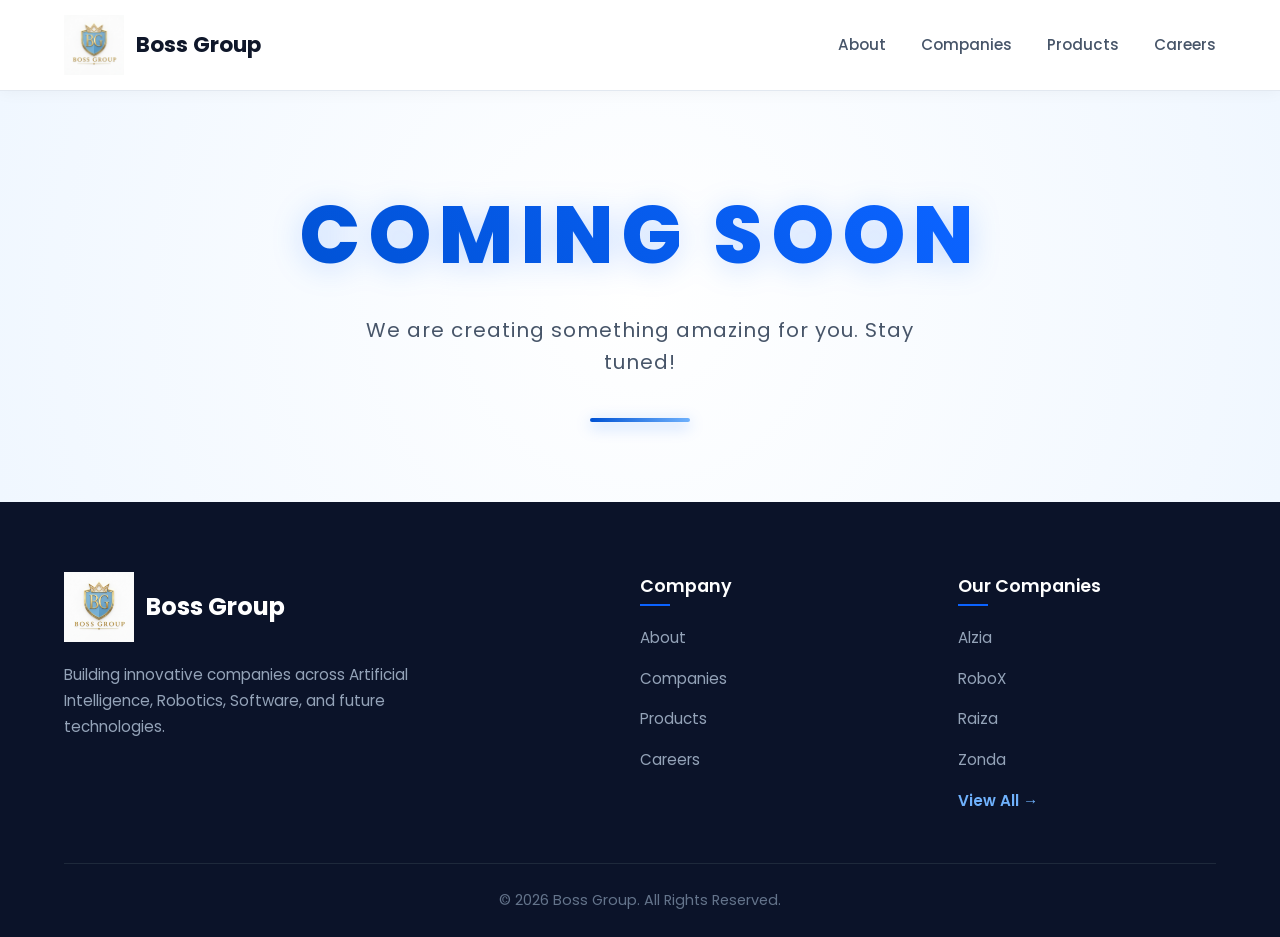
<file: achievements.html>
<!DOCTYPE html>
<html lang="en">

<head>

  <meta charset="UTF-8">

  <meta name="viewport" content="width=device-width, initial-scale=1.0">

  <title>Achievements | Boss Group</title>

  <meta name="description"
    content="Explore the official achievements, milestones, recognitions, and future accomplishments of Boss Group.">

  <meta name="keywords" content="Boss Group, Achievements, Milestones, Innovation, Technology, Awards">

  <meta name="author" content="Boss Group">

  <meta name="robots" content="index, follow">

  <meta name="theme-color" content="#0b63ff">

  <meta property="og:title" content="Achievements | Boss Group">

  <meta property="og:description" content="Official achievements and milestones of Boss Group.">

  <meta property="og:type" content="website">

  <meta property="og:image" content="BG.png">

  <link rel="icon" href="BG.png">

  <link rel="stylesheet" href="achievements.css">

  <link rel="preconnect" href="https://fonts.googleapis.com">

  <link rel="preconnect" href="https://fonts.gstatic.com" crossorigin>

  <link href="https://fonts.googleapis.com/css2?family=Poppins:wght@300;400;500;600;700;800&display=swap"
    rel="stylesheet">

</head>

<body>

  <header>
    <div class="container">
      <a href="index.html" class="logo" aria-label="Boss Group Home">
        <img src="BossGroup.png" alt="Boss Group Logo" width="60" height="60">
        <span>Boss Group</span>
      </a>

      <nav id="mobileMenu" class="nav-menu" aria-label="Primary Navigation">
        <ul class="nav-links">
          <li><a href="index.html">About</a></li>
          <li><a href="companies.html">Companies</a></li>
          <li><a href="products.html">Products</a></li>
          <li><a href="jobs.html">Careers</a></li>
        </ul>
      </nav>

      <button class="menu-btn" id="menuBtn" aria-label="Open Navigation Menu" aria-expanded="false"
        aria-controls="mobileMenu">
        ☰
      </button>
    </div>
  </header>

  <main class="coming-soon-container">
    <div class="coming-soon-content">
      <h1 class="title">Coming Soon</h1>
      <p class="subtitle">We are creating something amazing for you. Stay tuned!</p>
      <div class="glow-line"></div>
    </div>
  </main>

  <footer id="footer">
    <div class="container footer-container">
      <div class="footer-grid">
        <div class="footer-brand">
          <a href="index.html" class="footer-logo">
            <img src="BossGroup.png" alt="Boss Group Logo" width="70" height="70">
            <span>Boss Group</span>
          </a>
          <p>Building innovative companies across Artificial Intelligence, Robotics, Software, and future technologies.
          </p>
        </div>

        <div class="footer-column">
          <h3>Company</h3>
          <ul>
            <li><a href="index.html">About</a></li>
            <li><a href="companies.html">Companies</a></li>
            <li><a href="products.html">Products</a></li>
            <li><a href="jobs.html">Careers</a></li>
          </ul>
        </div>

        <div class="footer-column">
          <h3>Our Companies</h3>
          <ul>
            <li><a href="#">Alzia</a></li>
            <li><a href="#">RoboX</a></li>
            <li><a href="#">Raiza</a></li>
            <li><a href="#">Zonda</a></li>
            <li><a href="companies.html" class="view-all-btn">View All →</a></li>
          </ul>
        </div>
      </div>

      <div class="footer-bottom">
        <p>© 2026 Boss Group. All Rights Reserved.</p>
      </div>
    </div>
  </footer>

  <script src="achievements.js"></script>
</body>

</html>
</file>
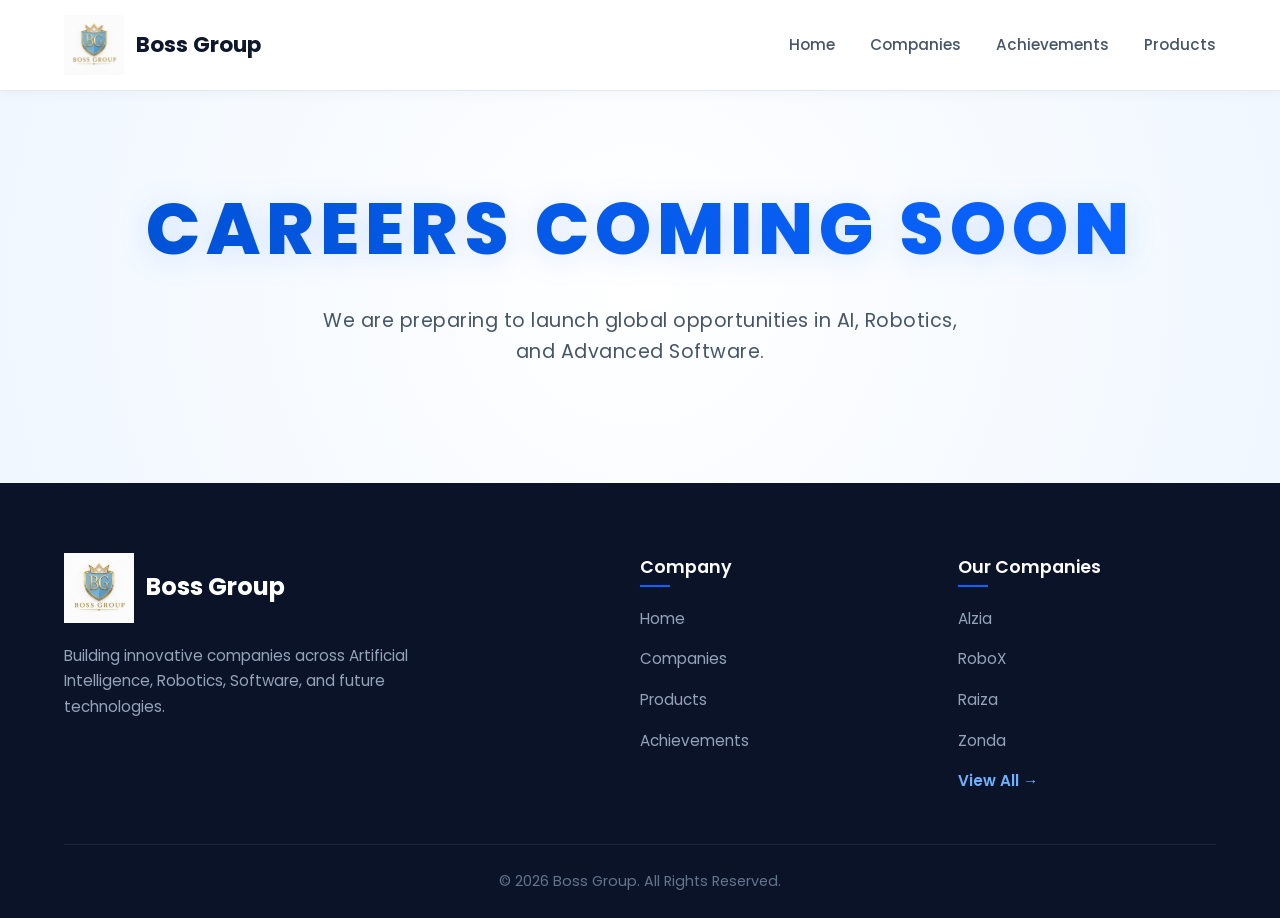
<file: jobs.html>
<!DOCTYPE html>
<html lang="en">

<head>
  <meta charset="UTF-8">
  <meta name="viewport" content="width=device-width, initial-scale=1.0">
  <title>Careers | Boss Group</title>
  <meta name="description" content="Join the team at Boss Group. Future technologies are currently under development.">
  <link rel="icon" href="BG.png">
  <link rel="stylesheet" href="jobs.css">
  <link rel="preconnect" href="https://fonts.googleapis.com">
  <link rel="preconnect" href="https://fonts.gstatic.com" crossorigin>
  <link href="https://fonts.googleapis.com/css2?family=Poppins:wght@300;400;500;600;700;800&display=swap"
    rel="stylesheet">
</head>

<body>

  <header>
    <div class="container">
      <a href="index.html" class="logo" aria-label="Boss Group Home">
        <img src="BossGroup.png" alt="Boss Group Logo" width="60" height="60">
        <span>Boss Group</span>
      </a>

      <nav id="mobileMenu" class="nav-menu" aria-label="Primary Navigation">
        <ul class="nav-links">
          <li><a href="index.html">Home</a></li>
          <li><a href="companies.html">Companies</a></li>
          <li><a href="achievements.html">Achievements</a></li>
          <li><a href="products.html">Products </a></li>
        </ul>
      </nav>

      <button class="menu-btn" id="menuBtn" aria-label="Open Navigation Menu" aria-expanded="false"
        aria-controls="mobileMenu">
        ☰
      </button>
    </div>
  </header>

  <main class="coming-soon-container">
    <div class="coming-soon-content">
      <h1 class="title">Careers Coming Soon</h1>
      <p class="subtitle">We are preparing to launch global opportunities in AI, Robotics, and Advanced Software.</p>
  </main>

  <footer id="footer">
    <div class="container footer-container">
      <div class="footer-grid">
        <div class="footer-brand">
          <a href="index.html" class="footer-logo">
            <img src="BossGroup.png" alt="Boss Group Logo" width="70" height="70">
            <span>Boss Group</span>
          </a>
          <p>Building innovative companies across Artificial Intelligence, Robotics, Software, and future technologies.
          </p>
        </div>

        <div class="footer-column">
          <h3>Company</h3>
          <ul>
            <li><a href="index.html">Home</a></li>
            <li><a href="companies.html">Companies</a></li>
            <li><a href="products.html">Products </a></li>
            <li><a href="achievements.html">Achievements</a></li>
          </ul>
        </div>

        <div class="footer-column">
          <h3>Our Companies</h3>
          <ul>
            <li><a href="#">Alzia</a></li>
            <li><a href="#">RoboX</a></li>
            <li><a href="#">Raiza</a></li>
            <li><a href="#">Zonda</a></li>
            <li><a href="companies.html" class="view-all-btn">View All →</a></li>
          </ul>
        </div>
      </div>

      <div class="footer-bottom">
        <p>© 2026 Boss Group. All Rights Reserved.</p>
      </div>
    </div>
  </footer>

  <script src="jobs.js"></script>
</body>

</html>
</file>
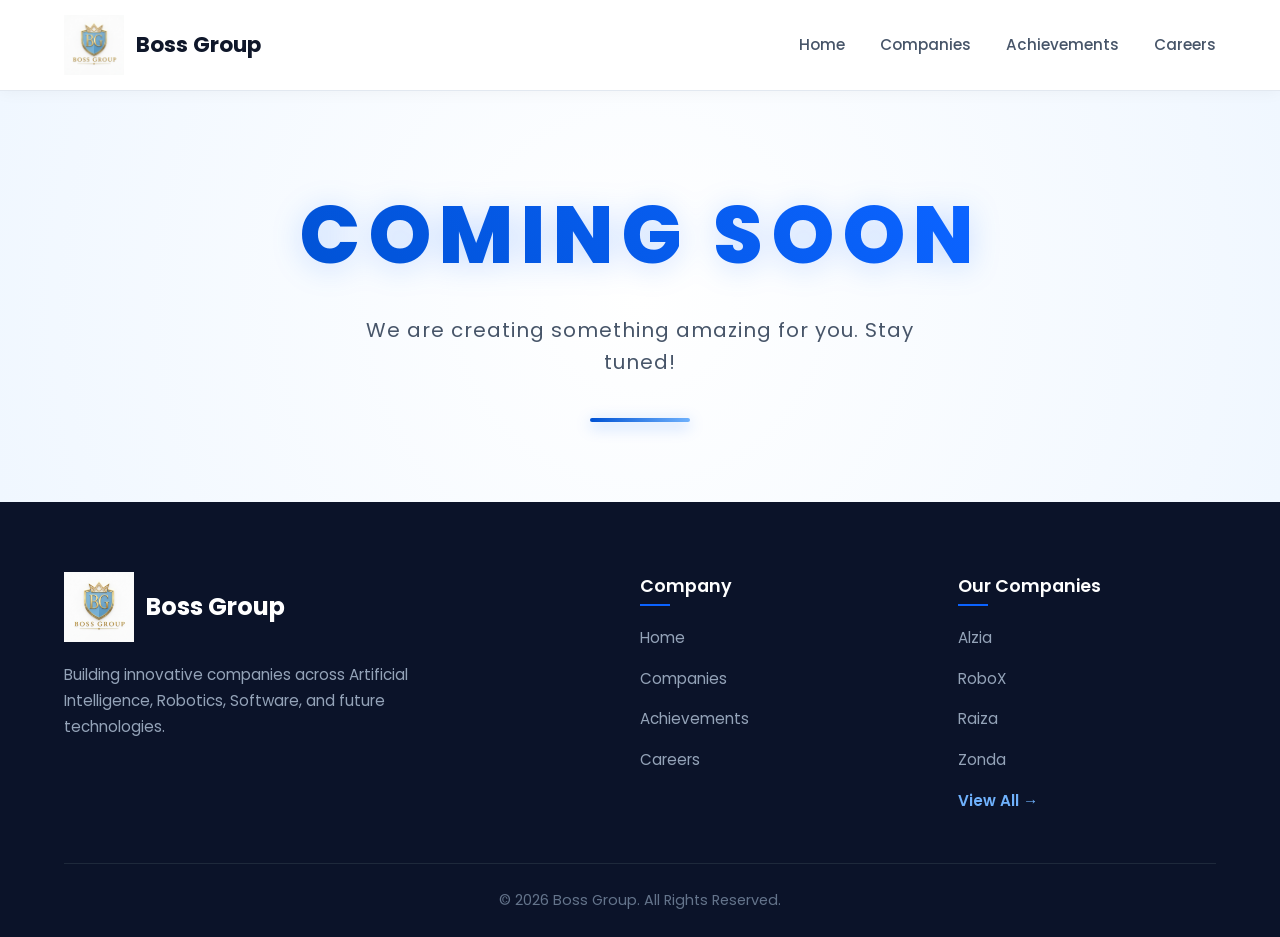
<file: products.html>
<!DOCTYPE html>
<html lang="en">

<head>
  <meta charset="UTF-8">
  <meta name="viewport" content="width=device-width, initial-scale=1.0">
  <title>Products | Boss Group</title>
  <meta name="description"
    content="Explore the future products of Boss Group. Innovative technologies are currently under development.">
  <link rel="icon" href="BG.png">
  <link rel="stylesheet" href="products.css">
  <link rel="preconnect" href="https://fonts.googleapis.com">
  <link rel="preconnect" href="https://fonts.gstatic.com" crossorigin>
  <link href="https://fonts.googleapis.com/css2?family=Poppins:wght@300;400;500;600;700;800&display=swap"
    rel="stylesheet">
</head>

<body>

  <header>
    <div class="container">
      <a href="index.html" class="logo" aria-label="Boss Group Home">
        <img src="BossGroup.png" alt="Boss Group Logo" width="60" height="60">
        <span>Boss Group</span>
      </a>

      <nav id="mobileMenu" class="nav-menu" aria-label="Primary Navigation">
        <ul class="nav-links">
          <li><a href="index.html">Home</a></li>
          <li><a href="companies.html">Companies</a></li>
          <li><a href="achievements.html">Achievements</a></li>
          <li><a href="jobs.html">Careers</a></li>
        </ul>
      </nav>

      <button class="menu-btn" id="menuBtn" aria-label="Open Navigation Menu" aria-expanded="false"
        aria-controls="mobileMenu">
        ☰
      </button>
    </div>
  </header>

  <main class="coming-soon-container">
    <div class="coming-soon-content">
      <h1 class="title">Coming Soon</h1>
      <p class="subtitle">We are creating something amazing for you. Stay tuned!</p>
      <div class="glow-line"></div>
    </div>
  </main>

  <footer id="footer">
    <div class="container footer-container">
      <div class="footer-grid">
        <div class="footer-brand">
          <a href="index.html" class="footer-logo">
            <img src="BossGroup.png" alt="Boss Group Logo" width="70" height="70">
            <span>Boss Group</span>
          </a>
          <p>Building innovative companies across Artificial Intelligence, Robotics, Software, and future technologies.
          </p>
        </div>

        <div class="footer-column">
          <h3>Company</h3>
          <ul>
            <li><a href="index.html">Home</a></li>
            <li><a href="companies.html">Companies</a></li>
            <li><a href="achievements.html">Achievements</a></li>
            <li><a href="jobs.html">Careers</a></li>
          </ul>
        </div>

        <div class="footer-column">
          <h3>Our Companies</h3>
          <ul>
            <li><a href="#">Alzia</a></li>
            <li><a href="#">RoboX</a></li>
            <li><a href="#">Raiza</a></li>
            <li><a href="#">Zonda</a></li>
            <li><a href="companies.html" class="view-all-btn">View All →</a></li>
          </ul>
        </div>
      </div>

      <div class="footer-bottom">
        <p>© 2026 Boss Group. All Rights Reserved.</p>
      </div>
    </div>
  </footer>

  <script src="products.js"></script>
</body>

</html>
</file>
<file: index.css>
@import url('https://fonts.googleapis.com/css2?family=Poppins:wght@300;400;500;600;700;800&family=Space+Grotesk:wght@500;600;700;800&display=swap');

:root{

    --bg:#0c0914;
    --white:#fff;
    --muted:#b9b9c5;

    --purple:#9b5cff;
    --pink:#ff70c9;

    --glass:rgba(255,255,255,.06);
    --border:rgba(255,255,255,.12);

    --shadow:0 15px 40px rgba(0,0,0,.35);

}


*{

    margin:0;
    padding:0;
    box-sizing:border-box;

}


html{

    scroll-behavior:smooth;

}


body{

    min-height:100vh;

    background:var(--bg);

    color:var(--white);

    font-family:"Poppins",sans-serif;

    overflow-x:hidden;

    -webkit-font-smoothing:antialiased;

    animation:pageEnter .8s ease;

}



body::before,
body::after{

    content:"";

    position:fixed;

    width:420px;
    height:420px;

    border-radius:50%;

    filter:blur(45px);

    z-index:-1;

}



body::before{

    top:-120px;
    left:-120px;

    background:

    radial-gradient(
    circle,
    rgba(255,112,201,.25),
    transparent 65%
    );

}



body::after{

    right:-100px;
    bottom:-100px;

    background:

    radial-gradient(
    circle,
    rgba(155,92,255,.22),
    transparent 65%
    );

}



a{

    text-decoration:none;

    color:inherit;

}



img{

    display:block;

    max-width:100%;

}



/* HEADER */


header{

    width:min(1200px,92%);

    margin:22px auto 0;

    padding:12px 20px;

    display:flex;

    align-items:center;

    justify-content:space-between;

    background:var(--glass);

    border:1px solid var(--border);

    border-radius:30px;

    backdrop-filter:blur(10px);

    box-shadow:var(--shadow);

    position:relative;

    z-index:10;

}



.brand{

    display:flex;

    align-items:center;

    gap:12px;

}



.brand img{

    width:48px;

    height:48px;

    object-fit:contain;

}



.brand span{

    font-family:"Space Grotesk",sans-serif;

    font-size:1.3rem;

    font-weight:800;

}



nav{

    display:flex;

    gap:28px;

}



nav a{

    color:#ddd;

    font-size:.95rem;

    font-weight:500;

    position:relative;

    transition:.3s;

}



nav a::after{

    content:"";

    position:absolute;

    left:0;

    bottom:-6px;

    width:0;

    height:2px;

    background:linear-gradient(
    90deg,
    var(--pink),
    var(--purple)
    );

    transition:.3s;

}



nav a:hover{

    color:#fff;

}



nav a:hover::after{

    width:100%;

}





/* HERO */


.hero{

    width:min(1100px,92%);

    min-height:calc(100vh - 120px);

    margin:auto;

    display:flex;

    flex-direction:column;

    justify-content:center;

    align-items:center;

    text-align:center;

    position:relative;

    z-index:2;

}



.hero::before{

    content:"";

    position:absolute;

    width:280px;

    height:280px;

    background:

    radial-gradient(
    circle,
    rgba(255,112,201,.18),
    transparent 70%
    );

    filter:blur(30px);

    z-index:-1;

    animation:softPulse 8s infinite alternate;

}



.welcome{

    font-family:"Space Grotesk",sans-serif;

    font-size:clamp(.8rem,2vw,1rem);

    font-weight:700;

    letter-spacing:8px;

    text-transform:uppercase;

    margin-bottom:20px;

}



.hero h1{

    font-family:"Space Grotesk",sans-serif;

    font-size:clamp(3.5rem,10vw,7rem);

    font-weight:800;

    line-height:1;

    letter-spacing:-2px;

    background:linear-gradient(
    90deg,
    #fff,
    #ffd6f4,
    #ffc79f,
    #fff
    );

    background-size:200%;

    -webkit-background-clip:text;

    -webkit-text-fill-color:transparent;

    animation:titleMove 12s linear infinite;

}



.hero h2{

    margin-top:25px;

    font-size:clamp(1.2rem,3vw,2rem);

    font-weight:600;

}



.about{

    max-width:750px;

    margin-top:25px;

    font-size:1.05rem;

    line-height:1.8;

    color:var(--muted);

}
.explore{

    margin-top:55px;

    display:flex;

    flex-direction:column;

    align-items:center;

    gap:30px;

}


.explore h3{

    font-family:"Space Grotesk",sans-serif;

    font-size:clamp(1.3rem,3vw,2.2rem);

    font-weight:700;

}



.buttons{

    display:flex;

    justify-content:center;

    align-items:center;

    gap:20px;

    flex-wrap:wrap;

}



.primary-btn,
.secondary-btn{

    position:relative;

    overflow:hidden;

    padding:16px 34px;

    border-radius:50px;

    font-size:1rem;

    font-weight:600;

    transition:.35s ease;

    cursor:pointer;

    user-select:none;

    -webkit-tap-highlight-color:transparent;

}



.primary-btn{

    color:white;

    background:linear-gradient(
    135deg,
    var(--pink),
    var(--purple)
    );

    box-shadow:0 12px 35px rgba(255,112,201,.25);

}



.primary-btn:hover{

    transform:translateY(-5px);

    box-shadow:0 20px 45px rgba(255,112,201,.35);

}



.secondary-btn{

    color:white;

    background:var(--glass);

    border:1px solid var(--border);

    backdrop-filter:blur(8px);

}



.secondary-btn:hover{

    transform:translateY(-5px);

    background:rgba(255,255,255,.12);

}



.primary-btn::before,
.secondary-btn::before{

    content:"";

    position:absolute;

    width:0;

    height:0;

    left:50%;

    top:50%;

    background:rgba(255,255,255,.18);

    border-radius:50%;

    transform:translate(-50%,-50%);

    transition:.6s;

}



.primary-btn:hover::before,
.secondary-btn:hover::before{

    width:350px;

    height:350px;

}



.primary-btn:active,
.secondary-btn:active{

    transform:scale(.96);

}



.cursor-glow{

    position:fixed;

    width:120px;

    height:120px;

    border-radius:50%;

    pointer-events:none;

    background:

    radial-gradient(
    circle,
    rgba(255,112,201,.18),
    transparent 70%
    );

    filter:blur(20px);

    transform:translate(-50%,-50%);

    z-index:5;

}



.hero .welcome,
.hero h1,
.hero h2,
.hero .about,
.hero .explore{

    opacity:0;

    animation:reveal .8s ease forwards;

}



.hero .welcome{

    animation-delay:.15s;

}



.hero h1{

    animation-delay:.3s;

}



.hero h2{

    animation-delay:.45s;

}



.hero .about{

    animation-delay:.6s;

}



.hero .explore{

    animation-delay:.75s;

}



@keyframes reveal{

    from{

        opacity:0;

        transform:translateY(30px);

    }

    to{

        opacity:1;

        transform:translateY(0);

    }

}



@keyframes pageEnter{

    from{

        opacity:0;

    }

    to{

        opacity:1;

    }

}



@keyframes titleMove{

    from{

        background-position:0%;

    }

    to{

        background-position:200%;

    }

}



@keyframes softPulse{

    from{

        transform:scale(1);

    }

    to{

        transform:scale(1.15);

    }

}



@media(max-width:900px){

    header{

        width:94%;

    }


    nav{

        gap:18px;

    }

}



@media(max-width:700px){

    header{

        flex-direction:column;

        gap:16px;

    }


    nav{

        justify-content:center;

        flex-wrap:wrap;

        gap:15px;

    }


    .brand img{

        width:44px;

        height:44px;

    }


    .hero{

        min-height:calc(100vh - 150px);

    }


    .welcome{

        letter-spacing:5px;

    }


    .about{

        font-size:.95rem;

        line-height:1.7;

    }


    .buttons{

        width:100%;

        flex-direction:column;

    }


    .primary-btn,
    .secondary-btn{

        width:90%;

        max-width:330px;

        text-align:center;

    }


    .cursor-glow{

        display:none;

    }

}



@media(max-width:400px){

    .hero h1{

        font-size:3rem;

    }


    .hero h2{

        font-size:1.15rem;

    }


    .about{

        font-size:.9rem;

    }

}



@media(prefers-reduced-motion:reduce){

    *{

        animation:none!important;

        transition:none!important;

    }

}
</file>
<file: about.css>
@import url('https://fonts.googleapis.com/css2?family=Plus+Jakarta+Sans:wght@300;400;500;600;700;800&display=swap');

:root {
    --bg-dark: #030712;
    --bg-surface: #090d16;
    --bg-card: rgba(255, 255, 255, 0.02);
    --border-glow: rgba(99, 102, 241, 0.15);
    --border-subtle: rgba(255, 255, 255, 0.06);
    --text-pure: #ffffff;
    --text-lead: #f3f4f6;
    --text-body: #9ca3af;
    --text-muted: #6b7280;
    --primary: #6366f1;
    --primary-hover: #4f46e5;
    --accent: #d946ef;
    --gradient-hero: linear-gradient(135deg, #6366f1 0%, #d946ef 100%);
    --gradient-card: linear-gradient(180deg, rgba(255, 255, 255, 0.03) 0%, rgba(255, 255, 255, 0) 100%);
    --transition-smooth: all 0.4s cubic-bezier(0.16, 1, 0.3, 1);
    --radius-lg: 20px;
    --radius-md: 12px;
    --radius-sm: 8px;
    --font-family: 'Plus Jakarta Sans', sans-serif;
    --shadow-premium: 0 20px 40px -15px rgba(0, 0, 0, 0.5);
    --shadow-glow: 0 0 30px rgba(99, 102, 241, 0.1);
}

*, *::before, *::after {
    margin: 0;
    padding: 0;
    box-sizing: border-box;
    -webkit-font-smoothing: antialiased;
    -moz-osx-font-smoothing: grayscale;
}

html, body {
    width: 100%;
    max-width: 100vw;
    overflow-x: hidden;
    scroll-behavior: smooth;
    background-color: var(--bg-dark);
    color: var(--text-body);
    font-family: var(--font-family);
    line-height: 1.6;
}

::-webkit-scrollbar {
    width: 10px;
}

::-webkit-scrollbar-track {
    background: var(--bg-dark);
}

::-webkit-scrollbar-thumb {
    background: #1f2937;
    border: 2px solid var(--bg-dark);
    border-radius: 10px;
}

::-webkit-scrollbar-thumb:hover {
    background: #374151;
}

.container {
    width: 100%;
    max-width: 1200px;
    margin-left: auto;
    margin-right: auto;
    padding-left: min(6%, 24px);
    padding-right: min(6%, 24px);
}

img {
    max-width: 100%;
    height: auto;
    display: block;
}

section {
    padding: clamp(60px, 8vw, 100px) 0;
    position: relative;
    border-bottom: 1px solid var(--border-subtle);
}

.section-heading {
    text-align: center;
    margin-bottom: clamp(40px, 6vw, 60px);
    max-width: 700px;
    margin-left: auto;
    margin-right: auto;
}

.section-tag {
    display: inline-block;
    font-size: 0.75rem;
    font-weight: 800;
    letter-spacing: 0.15em;
    text-transform: uppercase;
    color: var(--primary);
    margin-bottom: 12px;
}

.section-heading h2 {
    font-size: clamp(2rem, 4vw, 2.75rem);
    font-weight: 800;
    line-height: 1.25;
    color: var(--text-pure);
    margin-bottom: 16px;
    letter-spacing: -0.02em;
}

.section-subtitle {
    color: var(--text-body);
    font-size: clamp(0.95rem, 2vw, 1.1rem);
}

blockquote {
    font-style: italic;
    font-size: 1.25rem;
    border-left: 4px solid var(--primary);
    padding-left: 24px;
    margin: 32px 0;
    color: var(--text-lead);
}
header {
    position: fixed;
    top: 0;
    left: 0;
    width: 100%;
    z-index: 1000;
    background: rgba(3, 7, 18, 0.75);
    backdrop-filter: blur(20px);
    -webkit-backdrop-filter: blur(20px);
    border-bottom: 1px solid var(--border-subtle);
    height: 72px;
    display: flex;
    align-items: center;
    transition: var(--transition-smooth);
}

header .container {
    display: flex;
    justify-content: space-between;
    align-items: center;
    width: 100%;
}

.logo {
    display: flex;
    align-items: center;
    gap: 10px;
    text-decoration: none;
    color: var(--text-pure);
    font-weight: 800;
    font-size: clamp(1.1rem, 2vw, 1.35rem);
    letter-spacing: -0.01em;
}

.logo img {
    height: 32px;
    width: auto;
    border-radius: var(--radius-sm);
}

.nav-links {
    display: flex;
    align-items: center;
    list-style: none;
    gap: 32px;
}

.nav-links a {
    text-decoration: none;
    color: var(--text-body);
    font-weight: 500;
    font-size: 0.95rem;
    position: relative;
    transition: var(--transition-smooth);
    padding: 6px 0;
}

.nav-links a:hover {
    color: var(--text-pure);
}

.nav-links a::after {
    content: '';
    position: absolute;
    bottom: 0;
    left: 0;
    width: 0;
    height: 2px;
    background: var(--gradient-hero);
    transition: var(--transition-smooth);
    border-radius: 2px;
}

.nav-links a:hover::after {
    width: 100%;
}

.menu-btn {
    display: none;
    background: none;
    border: none;
    color: var(--text-pure);
    font-size: 1.5rem;
    cursor: pointer;
    padding: 4px;
    transition: var(--transition-smooth);
}

.btn {
    display: inline-flex;
    align-items: center;
    justify-content: center;
    padding: 10px 24px;
    border-radius: var(--radius-sm);
    font-weight: 600;
    font-size: 0.95rem;
    text-decoration: none;
    transition: var(--transition-smooth);
    cursor: pointer;
    white-space: nowrap;
}

.btn-primary {
    background: var(--primary);
    color: var(--text-pure);
    border: 1px solid transparent;
    box-shadow: 0 4px 14px rgba(99, 102, 241, 0.25);
}

.btn-primary:hover {
    background: var(--primary-hover);
    box-shadow: 0 6px 20px rgba(99, 102, 241, 0.4);
    transform: translateY(-1px);
}

.btn-secondary {
    background: var(--bg-card);
    color: var(--text-lead);
    border: 1px solid var(--border-subtle);
    backdrop-filter: blur(4px);
}

.btn-secondary:hover {
    background: rgba(255, 255, 255, 0.05);
    border-color: rgba(255, 255, 255, 0.15);
    color: var(--text-pure);
    transform: translateY(-1px);
}
#hero {
    padding-top: clamp(120px, 15vh, 160px);
    padding-bottom: clamp(60px, 8vw, 100px);
    background: radial-gradient(circle at 10% 20%, rgba(99, 102, 241, 0.03) 0%, transparent 50%);
    overflow: hidden;
}

.hero-container {
    display: grid;
    grid-template-columns: 1.2fr 0.8fr;
    gap: clamp(32px, 5vw, 48px);
    align-items: center;
}

.hero-tag {
    display: inline-block;
    font-size: 0.75rem;
    font-weight: 800;
    letter-spacing: 0.15em;
    text-transform: uppercase;
    color: var(--accent);
    margin-bottom: 16px;
}

.hero-content h1 {
    font-size: clamp(2.5rem, 5vw, 4.25rem);
    font-weight: 900;
    letter-spacing: -0.03em;
    line-height: 1.1;
    margin-bottom: 12px;
    background: var(--gradient-hero);
    -webkit-background-clip: text;
    -webkit-text-fill-color: transparent;
}

.hero-content h2 {
    font-size: clamp(1.5rem, 3vw, 2.25rem);
    font-weight: 700;
    color: var(--text-pure);
    margin-bottom: 24px;
    letter-spacing: -0.01em;
}

.hero-content p {
    color: var(--text-body);
    font-size: clamp(1rem, 2vw, 1.15rem);
    margin-bottom: 36px;
    max-width: 540px;
}

.hero-buttons {
    display: flex;
    flex-wrap: wrap;
    gap: 16px;
    margin-bottom: 48px;
}

.hero-stats {
    display: flex;
    flex-wrap: wrap;
    gap: clamp(24px, 4vw, 40px);
}

.hero-stat-item h3 {
    font-size: clamp(1.75rem, 3vw, 2.25rem);
    font-weight: 800;
    color: var(--text-pure);
    line-height: 1.2;
}

.hero-stat-item p {
    font-size: 0.85rem;
    color: var(--text-muted);
    text-transform: uppercase;
    letter-spacing: 0.05em;
}

.hero-image {
    position: relative;
    display: flex;
    justify-content: center;
    align-items: center;
    width: 100%;
}

.hero-image img {
    width: 100%;
    max-width: 440px;
    height: auto;
    border-radius: var(--radius-lg);
    box-shadow: var(--shadow-premium), var(--shadow-glow);
    border: 1px solid var(--border-subtle);
    animation: floatAnimation 6s ease-in-out infinite;
}

@keyframes floatAnimation {
    0%, 100% { transform: translateY(0); }
    50% { transform: translateY(-10px); }
}

.about-grid {
    display: grid;
    grid-template-columns: 1.1fr 0.9fr;
    gap: clamp(32px, 5vw, 48px);
    align-items: start;
}

.about-text p {
    color: var(--text-body);
    font-size: 1.05rem;
    margin-bottom: 24px;
}

.about-text .btn {
    margin-top: 12px;
}

.about-highlights {
    display: grid;
    grid-template-columns: repeat(auto-fit, minmax(min(100%, 200px), 1fr));
    gap: 20px;
}

.highlight-card {
    background: var(--bg-card);
    background-image: var(--gradient-card);
    border: 1px solid var(--border-subtle);
    padding: 24px;
    border-radius: var(--radius-md);
    transition: var(--transition-smooth);
}

.highlight-card:hover {
    border-color: rgba(217, 70, 239, 0.3);
    box-shadow: var(--shadow-glow);
    transform: translateY(-4px);
}

.highlight-card h3 {
    font-size: 1.15rem;
    color: var(--text-pure);
    margin-bottom: 8px;
}

.highlight-card p {
    font-size: 0.9rem;
    color: var(--text-body);
}

.stats-grid {
    display: grid;
    grid-template-columns: repeat(auto-fit, minmax(min(100%, 220px), 1fr));
    gap: 24px;
}

.stat-card {
    background: var(--bg-card);
    background-image: var(--gradient-card);
    border: 1px solid var(--border-subtle);
    padding: 36px 24px;
    border-radius: var(--radius-lg);
    text-align: center;
    transition: var(--transition-smooth);
}

.stat-card:hover {
    border-color: var(--border-glow);
    transform: translateY(-2px);
}

.stat-card h2 {
    font-size: clamp(2.5rem, 4vw, 3.25rem);
    font-weight: 800;
    margin-bottom: 8px;
    background: var(--gradient-hero);
    -webkit-background-clip: text;
    -webkit-text-fill-color: transparent;
    letter-spacing: -0.02em;
}

.stat-card p {
    color: var(--text-body);
    font-size: 0.95rem;
    font-weight: 500;
}
.features-grid {
    display: grid;
    grid-template-columns: repeat(auto-fit, minmax(min(100%, 280px), 1fr));
    gap: 24px;
}

.feature-card {
    background: var(--bg-card);
    background-image: var(--gradient-card);
    border: 1px solid var(--border-subtle);
    padding: 32px;
    border-radius: var(--radius-lg);
    transition: var(--transition-smooth);
}

.feature-card:hover {
    border-color: var(--border-glow);
    transform: translateY(-4px);
    box-shadow: var(--shadow-glow);
}

.feature-card h3 {
    font-size: 1.3rem;
    color: var(--text-pure);
    margin-bottom: 12px;
    letter-spacing: -0.01em;
}

.feature-card p {
    color: var(--text-body);
    font-size: 0.95rem;
}

.companies-grid {
    display: grid;
    grid-template-columns: repeat(auto-fit, minmax(min(100%, 280px), 1fr));
    gap: 24px;
    margin-bottom: 48px;
}

.company-card {
    background: var(--bg-card);
    background-image: var(--gradient-card);
    border: 1px solid var(--border-subtle);
    border-radius: var(--radius-lg);
    padding: 32px;
    transition: var(--transition-smooth);
    display: flex;
    flex-direction: column;
    justify-content: space-between;
}

.company-card:hover {
    border-color: rgba(217, 70, 239, 0.2);
    background: rgba(255, 255, 255, 0.03);
    transform: translateY(-4px);
    box-shadow: var(--shadow-glow);
}

.company-card img {
    width: 56px;
    height: 56px;
    object-fit: cover;
    border-radius: var(--radius-md);
    margin-bottom: 20px;
    border: 1px solid var(--border-subtle);
}

.company-card h3 {
    font-size: 1.35rem;
    color: var(--text-pure);
    margin-bottom: 12px;
}

.company-card p {
    color: var(--text-body);
    font-size: 0.95rem;
    margin-bottom: 20px;
}

.company-link {
    color: var(--primary);
    text-decoration: none;
    font-weight: 600;
    font-size: 0.95rem;
    display: inline-flex;
    align-items: center;
    transition: var(--transition-smooth);
}

.company-link:hover {
    color: var(--accent);
    transform: translateX(4px);
}

.companies-footer {
    text-align: center;
    background: var(--bg-card);
    border: 1px solid var(--border-subtle);
    padding: 40px min(6%, 32px);
    border-radius: var(--radius-lg);
    max-width: 800px;
    margin: 40px auto 0 auto;
}

.companies-footer h3 {
    color: var(--text-pure);
    margin-bottom: 12px;
    font-size: 1.4rem;
}

.companies-footer p {
    color: var(--text-body);
    margin-bottom: 24px;
}

.timeline {
    position: relative;
    max-width: 800px;
    margin: 0 auto;
    padding-left: 24px;
    border-left: 2px solid var(--border-subtle);
}

.timeline-item {
    position: relative;
    margin-bottom: 40px;
}

.timeline-item:last-child {
    margin-bottom: 0;
}

.timeline-item::before {
    content: '';
    position: absolute;
    left: -31px;
    top: 6px;
    width: 12px;
    height: 12px;
    border-radius: 50%;
    background: var(--primary);
    border: 3px solid var(--bg-dark);
    box-shadow: 0 0 10px var(--primary);
}

.timeline-item h3 {
    font-size: 1.4rem;
    color: var(--text-pure);
    margin-bottom: 8px;
}

.timeline-item p {
    color: var(--text-body);
    font-size: 0.95rem;
}

.leaders-grid {
    display: grid;
    grid-template-columns: repeat(auto-fit, minmax(min(100%, 280px), 1fr));
    gap: 32px;
}

.leader-card {
    background: var(--bg-card);
    background-image: var(--gradient-card);
    border: 1px solid var(--border-subtle);
    border-radius: var(--radius-lg);
    padding: 32px;
    text-align: center;
    transition: var(--transition-smooth);
}

.leader-card:hover {
    border-color: var(--border-glow);
    transform: translateY(-4px);
    box-shadow: var(--shadow-glow);
}

.leader-card img {
    width: 110px;
    height: 110px;
    border-radius: 50%;
    object-fit: cover;
    margin-left: auto;
    margin-right: auto;
    margin-bottom: 20px;
    border: 2px solid rgba(99, 102, 241, 0.2);
    box-shadow: var(--shadow-glow);
}

.leader-card h3 {
    font-size: 1.3rem;
    color: var(--text-pure);
    margin-bottom: 4px;
}

.leader-card h4 {
    font-size: 0.9rem;
    color: var(--primary);
    font-weight: 600;
    margin-bottom: 16px;
    text-transform: uppercase;
    letter-spacing: 0.05em;
}

.leader-card p {
    color: var(--text-body);
    font-size: 0.9rem;
}

.products-grid, .services-grid, .culture-grid, .presence-grid, .contact-grid {
    display: grid;
    grid-template-columns: repeat(auto-fit, minmax(min(100%, 280px), 1fr));
    gap: 24px;
}

.product-card, .service-card, .culture-card, .presence-card, .contact-card {
    background: var(--bg-card);
    background-image: var(--gradient-card);
    border: 1px solid var(--border-subtle);
    border-radius: var(--radius-lg);
    padding: 32px;
    transition: var(--transition-smooth);
}

.product-card:hover, .service-card:hover, .culture-card:hover, .presence-card:hover, .contact-card:hover {
    border-color: var(--border-glow);
    transform: translateY(-4px);
    box-shadow: var(--shadow-glow);
}

.product-card h3, .service-card h3, .culture-card h3, .presence-card h3, .contact-card h3 {
    font-size: 1.25rem;
    color: var(--text-pure);
    margin-bottom: 12px;
}

.product-card p, .service-card p, .culture-card p, .presence-card p, .contact-card p {
    color: var(--text-body);
    font-size: 0.95rem;
}

.careers-content {
    background: var(--bg-card);
    background-image: var(--gradient-card);
    border: 1px solid var(--border-subtle);
    border-radius: var(--radius-lg);
    padding: clamp(32px, 5vw, 48px);
    max-width: 900px;
    margin: 0 auto;
    text-align: center;
}

.careers-content > p {
    font-size: 1.1rem;
    color: var(--text-body);
    margin-bottom: 36px;
}

.career-highlights {
    display: grid;
    grid-template-columns: repeat(auto-fit, minmax(min(100%, 240px), 1fr));
    gap: 24px;
    margin-bottom: 40px;
    text-align: left;
}

.career-item h3 {
    font-size: 1.1rem;
    color: var(--text-pure);
    margin-bottom: 8px;
}

.career-item p {
    font-size: 0.9rem;
    color: var(--text-body);
}

#contact-preview .btn-secondary {
    display: block;
    width: max-content;
    margin: 32px auto 0 auto;
}

#cta {
    background: radial-gradient(circle at center, rgba(168, 85, 247, 0.08) 0%, transparent 70%);
    text-align: center;
    padding: clamp(60px, 10vw, 100px) 0;
}

.cta-content h2 {
    font-size: clamp(2.25rem, 5vw, 3.5rem);
    font-weight: 800;
    color: var(--text-pure);
    margin-bottom: 16px;
    letter-spacing: -0.02em;
}

.cta-content p {
    color: var(--text-body);
    font-size: clamp(1rem, 2vw, 1.2rem);
    max-width: 640px;
    margin: 0 auto 36px auto;
}

.cta-buttons {
    display: flex;
    flex-wrap: wrap;
    justify-content: center;
    gap: 16px;
}

footer {
    background: linear-gradient(180deg, #040712 0%, #01030a 100%);
    padding: clamp(60px, 8vw, 90px) 0 40px 0;
    border-top: 1px solid var(--border-subtle);
    position: relative;
}

footer::before {
    content: '';
    position: absolute;
    top: -1px;
    left: 50%;
    transform: translateX(-50%);
    width: 86%;
    height: 1px;
    background: linear-gradient(90deg, transparent, var(--primary), var(--accent), transparent);
}

.footer-grid {
    display: grid;
    grid-template-columns: 1.4fr repeat(3, 1fr);
    gap: clamp(32px, 4vw, 48px);
    margin-bottom: 48px;
}

.footer-brand .footer-logo {
    display: inline-flex;
    align-items: center;
    gap: 10px;
    text-decoration: none;
    color: var(--text-pure);
    font-weight: 800;
    font-size: 1.5rem;
    margin-bottom: 18px;
    letter-spacing: -0.01em;
}

.footer-brand p {
    color: var(--text-body);
    font-size: 0.95rem;
    line-height: 1.6;
    max-width: 320px;
}

.footer-column h3 {
    font-size: 0.8rem;
    margin-bottom: 24px;
    text-transform: uppercase;
    letter-spacing: 0.15em;
    font-weight: 700;
    color: var(--text-pure);
}

.footer-column ul {
    list-style: none;
}

.footer-column li {
    margin-bottom: 14px;
}

.footer-column a {
    color: var(--text-body);
    text-decoration: none;
    font-size: 0.95rem;
    transition: var(--transition-smooth);
    display: inline-block;
}

.footer-column a:hover {
    color: var(--text-pure);
    transform: translateX(4px);
}

.footer-newsletter {
    background: rgba(255, 255, 255, 0.01);
    background-image: linear-gradient(135deg, rgba(255, 255, 255, 0.02) 0%, rgba(255, 255, 255, 0) 100%);
    border: 1px solid var(--border-subtle);
    border-radius: var(--radius-lg);
    padding: clamp(24px, 4vw, 40px);
    margin-bottom: 48px;
    display: flex;
    justify-content: space-between;
    align-items: center;
    flex-wrap: wrap;
    gap: 24px;
    backdrop-filter: blur(12px);
    -webkit-backdrop-filter: blur(12px);
}

.footer-newsletter-text {
    flex: 1;
    min-width: 260px;
}

.footer-newsletter h3 {
    font-size: 1.35rem;
    font-weight: 700;
    color: var(--text-pure);
    margin-bottom: 6px;
}

.footer-newsletter p {
    color: var(--text-body);
    font-size: 0.95rem;
}

.footer-newsletter form {
    display: flex;
    gap: 12px;
    width: 100%;
    max-width: 460px;
    flex-wrap: wrap;
}

.footer-newsletter input[type="email"] {
    flex: 1;
    min-width: 200px;
    background: rgba(3, 7, 18, 0.6);
    border: 1px solid var(--border-subtle);
    padding: 12px 18px;
    border-radius: var(--radius-sm);
    color: var(--text-pure);
    font-size: 0.95rem;
    transition: var(--transition-smooth);
}

.footer-newsletter input[type="email"]:focus {
    outline: none;
    border-color: var(--primary);
    box-shadow: 0 0 15px rgba(99, 102, 241, 0.15);
}

.footer-newsletter .btn-primary {
    padding: 12px 24px;
}

footer hr {
    border: 0;
    border-top: 1px solid var(--border-subtle);
    margin-bottom: 32px;
}

.footer-bottom {
    display: flex;
    justify-content: space-between;
    align-items: center;
    flex-wrap: wrap;
    gap: 20px;
    color: var(--text-muted);
    font-size: 0.9rem;
}

.footer-socials {
    display: flex;
    gap: 12px;
}

.footer-socials a {
    display: flex;
    align-items: center;
    justify-content: center;
    width: 38px;
    height: 38px;
    background: var(--bg-card);
    border: 1px solid var(--border-subtle);
    border-radius: 50%;
    color: var(--text-body);
    text-decoration: none;
    transition: var(--transition-smooth);
}

.footer-socials a:hover {
    background: var(--primary);
    color: var(--text-pure);
    border-color: transparent;
    box-shadow: 0 0 15px rgba(99, 102, 241, 0.3);
    transform: translateY(-3px);
}

.scroll-top-btn {
    position: fixed;
    bottom: 24px;
    right: 24px;
    width: 44px;
    height: 44px;
    background: var(--primary);
    border: none;
    border-radius: 50%;
    color: var(--text-pure);
    cursor: pointer;
    display: flex;
    align-items: center;
    justify-content: center;
    box-shadow: 0 4px 15px rgba(99, 102, 241, 0.3);
    opacity: 0;
    pointer-events: none;
    transition: var(--transition-smooth);
    z-index: 999;
}

.scroll-top-btn.show {
    opacity: 1;
    pointer-events: auto;
}

.scroll-top-btn:hover {
    background: var(--primary-hover);
    transform: translateY(-3px);
}

@media (max-width: 992px) {
    .hero-container {
        grid-template-columns: 1fr;
        text-align: center;
    }
    .hero-content p {
        margin-left: auto;
        margin-right: auto;
    }
    .hero-buttons, .hero-stats {
        justify-content: center;
    }
    .about-grid {
        grid-template-columns: 1fr;
    }
    .footer-grid {
        grid-template-columns: 1fr 1fr;
    }
}

@media (max-width: 768px) {
    header {
        height: 64px;
    }
    .menu-btn {
        display: block;
    }
    .nav-links {
        display: none;
    }
    .footer-grid {
        grid-template-columns: 1fr;
        gap: 36px;
        text-align: center;
    }
    .footer-newsletter form {
        max-width: 100%;
    }
    .footer-newsletter input[type="email"] {
        width: 100%;
    }
    .footer-newsletter .btn {
        width: 100%;
    }
    .footer-bottom {
        flex-direction: column-reverse;
        text-align: center;
    }
}

@media (max-width: 768px) {
    .nav-links {
        display: flex !important;
        flex-direction: column;
        position: fixed;
        top: 64px;
        right: -100%;
        width: 80%;
        max-width: 300px;
        height: calc(100vh - 64px);
        background: rgba(4, 7, 18, 0.96);
        backdrop-filter: blur(20px);
        -webkit-backdrop-filter: blur(20px);
        border-left: 1px solid var(--border-subtle);
        padding: 40px 24px;
        gap: 24px;
        transition: var(--transition-smooth);
        z-index: 999;
    }

    .nav-links.active {
        right: 0;
        box-shadow: -10px 0 30px rgba(0, 0, 0, 0.6);
    }
    
    header.scrolled {
        background: rgba(3, 7, 18, 0.95);
        border-bottom: 1px solid rgba(255, 255, 255, 0.1);
        box-shadow: 0 4px 20px rgba(0, 0, 0, 0.4);
    }
}
</file>
<file: achievements.css>
:root {
    --primary: #0b63ff;
    --dark: #0f172a;
    --muted: #475569;
    --light-bg: #ffffff;
    --gradient: radial-gradient(circle at center, #ffffff 0%, #f0f7ff 100%);
    --border: #e2e8f0;
}

* {
    margin: 0;
    padding: 0;
    box-sizing: border-box;
}

body {
    font-family: 'Poppins', sans-serif;
    color: var(--dark);
    background-color: var(--light-bg);
    line-height: 1.6;
    display: flex;
    flex-direction: column;
    min-height: 100vh;
}

.container {
    width: 90%;
    max-width: 1200px;
    margin: 0 auto;
    display: flex;
    justify-content: space-between;
    align-items: center;
}

header {
    background: #ffffff;
    padding: 15px 0;
    box-shadow: 0 2px 15px rgba(0, 0, 0, 0.04);
    position: sticky;
    top: 0;
    z-index: 1000;
    border-bottom: 1px solid var(--border);
    will-change: transform;
}

.logo {
    display: flex;
    align-items: center;
    gap: 12px;
    text-decoration: none;
    color: var(--dark);
    font-weight: 700;
    font-size: 1.35rem;
}

.nav-links {
    display: flex;
    list-style: none;
    gap: 35px;
}

.nav-links a {
    text-decoration: none;
    color: var(--muted);
    font-weight: 500;
    font-size: 0.95rem;
    transition: color 0.2s ease;
    position: relative;
    padding: 5px 0;
}

.nav-links a:hover {
    color: var(--primary);
}

.nav-links a::after {
    content: '';
    position: absolute;
    bottom: 0;
    left: 0;
    width: 0;
    height: 2px;
    background: var(--primary);
    transition: width 0.2s ease;
}

.nav-links a:hover::after {
    width: 100%;
}

.menu-btn {
    display: none;
    background: none;
    border: none;
    font-size: 1.8rem;
    cursor: pointer;
    color: var(--dark);
    padding: 5px;
    z-index: 1001;
}

.coming-soon-container {
    flex: 1;
    display: flex;
    justify-content: center;
    align-items: center;
    background: var(--gradient);
    padding: 80px 20px;
}

.coming-soon-content {
    text-align: center;
    animation: fadeInUp 1s cubic-bezier(0.16, 1, 0.3, 1);
}

.title {
    font-size: 5rem;
    font-weight: 800;
    text-transform: uppercase;
    letter-spacing: 8px;
    margin: 0 0 15px 0;
    background: linear-gradient(45deg, #0052d4, var(--primary), #6fb1fc);
    background-size: 200% auto;
    -webkit-background-clip: text;
    -webkit-text-fill-color: transparent;
    animation: shine 4s linear infinite;
    filter: drop-shadow(0 4px 15px rgba(11, 99, 255, 0.2));
}

.subtitle {
    font-size: 1.25rem;
    font-weight: 400;
    color: var(--muted);
    letter-spacing: 1px;
    margin-bottom: 40px;
    max-width: 600px;
    margin-left: auto;
    margin-right: auto;
}

.glow-line {
    height: 4px;
    width: 100px;
    background: linear-gradient(90deg, #0052d4, #6fb1fc);
    margin: 0 auto;
    border-radius: 5px;
    box-shadow: 0 4px 15px rgba(11, 99, 255, 0.4);
    animation: pulse 2s infinite alternate;
}

footer {
    background: #0b1329;
    padding: 70px 0 25px 0;
}

.footer-container {
    display: flex;
    flex-direction: column;
    gap: 50px;
}

.footer-grid {
    display: grid;
    grid-template-columns: 2fr 1fr 1fr;
    gap: 60px;
    width: 100%;
}

.footer-brand {
    display: flex;
    flex-direction: column;
    gap: 20px;
}

.footer-logo {
    display: flex;
    align-items: center;
    gap: 12px;
    text-decoration: none;
    color: #ffffff;
    font-weight: 700;
    font-size: 1.5rem;
}

.footer-brand p {
    color: #94a3b8;
    font-size: 0.95rem;
    max-width: 420px;
    line-height: 1.7;
}

.footer-column h3 {
    font-size: 1.1rem;
    font-weight: 600;
    margin-bottom: 25px;
    color: #ffffff;
    position: relative;
}

.footer-column h3::after {
    content: '';
    position: absolute;
    bottom: -6px;
    left: 0;
    width: 30px;
    height: 2px;
    background: var(--primary);
}

.footer-column ul {
    list-style: none;
    display: flex;
    flex-direction: column;
    gap: 15px;
}

.footer-column ul a {
    text-decoration: none;
    color: #94a3b8;
    font-size: 0.95rem;
    transition: all 0.2s ease;
    display: inline-block;
}

.footer-column ul a:hover {
    color: #ffffff;
    transform: translateX(5px);
}

.view-all-btn {
    color: #6fb1fc !important;
    font-weight: 600;
}

.footer-bottom {
    border-top: 1px solid #1e293b;
    padding-top: 25px;
    text-align: center;
    width: 100%;
}

.footer-bottom p {
    color: #64748b;
    font-size: 0.9rem;
}

@keyframes shine {
    to { background-position: 200% center; }
}

@keyframes pulse {
    0% { transform: scaleX(1); opacity: 0.8; }
    100% { transform: scaleX(1.3); opacity: 1; }
}

@keyframes fadeInUp {
    0% { opacity: 0; transform: translateY(30px); }
    100% { opacity: 1; transform: translateY(0); }
}

@media (max-width: 968px) {
    .footer-grid {
        grid-template-columns: 1fr 1fr;
        gap: 40px;
    }
    .footer-brand {
        grid-column: span 2;
    }
    .title {
        font-size: 4rem;
    }
}

@media (max-width: 768px) {
    .menu-btn {
        display: block;
    }

    .nav-menu {
        position: fixed;
        top: 0;
        right: -100%;
        width: 75%;
        max-width: 300px;
        height: 100vh;
        background: #ffffff;
        box-shadow: -10px 0 30px rgba(0,0,0,0.05);
        padding: 100px 40px;
        transition: right 0.3s ease;
        z-index: 1000;
    }

    .nav-menu.active {
        right: 0;
    }

    .nav-links {
        flex-direction: column;
        gap: 30px;
    }

    .nav-links a {
        font-size: 1.1rem;
        display: block;
    }

    .title {
        font-size: 2.8rem;
        letter-spacing: 4px;
    }

    .subtitle {
        font-size: 1rem;
    }

    .footer-grid {
        grid-template-columns: 1fr;
        gap: 35px;
    }

    .footer-brand {
        grid-column: span 1;
    }
}
</file>
<file: jobs.css>
:root {
    --primary: #0b63ff;
    --dark: #0f172a;
    --muted: #475569;
    --light-bg: #ffffff;
    --gradient: radial-gradient(circle at center, #ffffff 0%, #f0f7ff 100%);
    --border: #e2e8f0;
}

* {
    margin: 0;
    padding: 0;
    box-sizing: border-box;
}

body {
    font-family: 'Poppins', sans-serif;
    color: var(--dark);
    background-color: var(--light-bg);
    line-height: 1.6;
    display: flex;
    flex-direction: column;
    min-height: 100vh;
}

.container {
    width: 90%;
    max-width: 1200px;
    margin: 0 auto;
    display: flex;
    justify-content: space-between;
    align-items: center;
}

header {
    background: #ffffff;
    padding: 15px 0;
    box-shadow: 0 2px 15px rgba(0, 0, 0, 0.04);
    position: sticky;
    top: 0;
    z-index: 1000;
    border-bottom: 1px solid var(--border);
}

.logo {
    display: flex;
    align-items: center;
    gap: 12px;
    text-decoration: none;
    color: var(--dark);
    font-weight: 700;
    font-size: 1.35rem;
}

.nav-links {
    display: flex;
    list-style: none;
    gap: 35px;
}

.nav-links a {
    text-decoration: none;
    color: var(--muted);
    font-weight: 500;
    font-size: 0.95rem;
    transition: color 0.2s ease;
    position: relative;
    padding: 5px 0;
}

.nav-links a:hover, .nav-links a.active {
    color: var(--primary);
}

.nav-links a::after {
    content: '';
    position: absolute;
    bottom: 0;
    left: 0;
    width: 0;
    height: 2px;
    background: var(--primary);
    transition: width 0.2s ease;
}

.nav-links a:hover::after, .nav-links a.active::after {
    width: 100%;
}

.menu-btn {
    display: none;
    background: none;
    border: none;
    font-size: 1.8rem;
    cursor: pointer;
    color: var(--dark);
    padding: 5px;
    z-index: 1001;
}

.coming-soon-container {
    flex: 1;
    display: flex;
    justify-content: center;
    align-items: center;
    background: var(--gradient);
    padding: 80px 20px;
}

.coming-soon-content {
    text-align: center;
    animation: fadeInUp 1s cubic-bezier(0.16, 1, 0.3, 1);
}

.title {
    font-size: 4.5rem;
    font-weight: 800;
    text-transform: uppercase;
    letter-spacing: 6px;
    margin: 0 0 20px 0;
    background: linear-gradient(45deg, #0052d4, var(--primary), #6fb1fc);
    background-size: 200% auto;
    -webkit-background-clip: text;
    -webkit-text-fill-color: transparent;
    animation: shine 4s linear infinite;
    filter: drop-shadow(0 4px 15px rgba(11, 99, 255, 0.15));
}

.subtitle {
    font-size: 1.2rem;
    font-weight: 400;
    color: var(--muted);
    letter-spacing: 0.5px;
    margin-bottom: 35px;
    max-width: 650px;
    margin-left: auto;
    margin-right: auto;
}

footer {
    background: #0b1329;
    padding: 70px 0 25px 0;
}

.footer-container {
    display: flex;
    flex-direction: column;
    gap: 50px;
}

.footer-grid {
    display: grid;
    grid-template-columns: 2fr 1fr 1fr;
    gap: 60px;
    width: 100%;
}

.footer-brand {
    display: flex;
    flex-direction: column;
    gap: 20px;
}

.footer-logo {
    display: flex;
    align-items: center;
    gap: 12px;
    text-decoration: none;
    color: #ffffff;
    font-weight: 700;
    font-size: 1.5rem;
}

.footer-brand p {
    color: #94a3b8;
    font-size: 0.95rem;
    max-width: 420px;
    line-height: 1.7;
}

.footer-column h3 {
    font-size: 1.1rem;
    font-weight: 600;
    margin-bottom: 25px;
    color: #ffffff;
    position: relative;
}

.footer-column h3::after {
    content: '';
    position: absolute;
    bottom: -6px;
    left: 0;
    width: 30px;
    height: 2px;
    background: var(--primary);
}

.footer-column ul {
    list-style: none;
    display: flex;
    flex-direction: column;
    gap: 15px;
}

.footer-column ul a {
    text-decoration: none;
    color: #94a3b8;
    font-size: 0.95rem;
    transition: all 0.2s ease;
    display: inline-block;
}

.footer-column ul a:hover {
    color: #ffffff;
    transform: translateX(5px);
}

.view-all-btn {
    color: #6fb1fc !important;
    font-weight: 600;
}

.footer-bottom {
    border-top: 1px solid #1e293b;
    padding-top: 25px;
    text-align: center;
    width: 100%;
}

.footer-bottom p {
    color: #64748b;
    font-size: 0.9rem;
}

@keyframes shine {
    to { background-position: 200% center; }
}

@keyframes pulse {
    0% { transform: scaleX(1); opacity: 0.8; }
    100% { transform: scaleX(1.3); opacity: 1; }
}

@keyframes fadeInUp {
    0% { opacity: 0; transform: translateY(30px); }
    100% { opacity: 1; transform: translateY(0); }
}

@media (max-width: 968px) {
    .footer-grid {
        grid-template-columns: 1fr 1fr;
        gap: 40px;
    }
    .footer-brand {
        grid-column: span 2;
    }
    .title {
        font-size: 3.5rem;
    }
}

@media (max-width: 768px) {
    .menu-btn {
        display: block;
    }

    .nav-menu {
        position: fixed;
        top: 0;
        right: -100%;
        width: 75%;
        max-width: 300px;
        height: 100vh;
        background: #ffffff;
        box-shadow: -10px 0 30px rgba(0,0,0,0.05);
        padding: 100px 40px;
        transition: right 0.3s ease;
        z-index: 1000;
    }

    .nav-menu.active {
        right: 0;
    }

    .nav-links {
        flex-direction: column;
        gap: 30px;
    }

    .nav-links a {
        font-size: 1.1rem;
        display: block;
    }

    .title {
        font-size: 2.4rem;
        letter-spacing: 3px;
    }

    .subtitle {
        font-size: 1rem;
    }

    .footer-grid {
        grid-template-columns: 1fr;
        gap: 35px;
    }

    .footer-brand {
        grid-column: span 1;
    }
}
</file>
<file: products.css>
:root {
    --primary: #0b63ff;
    --dark: #0f172a;
    --muted: #475569;
    --light-bg: #ffffff;
    --gradient: radial-gradient(circle at center, #ffffff 0%, #f0f7ff 100%);
    --border: #e2e8f0;
}

* {
    margin: 0;
    padding: 0;
    box-sizing: border-box;
}

body {
    font-family: 'Poppins', sans-serif;
    color: var(--dark);
    background-color: var(--light-bg);
    line-height: 1.6;
    display: flex;
    flex-direction: column;
    min-height: 100vh;
}

.container {
    width: 90%;
    max-width: 1200px;
    margin: 0 auto;
    display: flex;
    justify-content: space-between;
    align-items: center;
}

header {
    background: #ffffff;
    padding: 15px 0;
    box-shadow: 0 2px 15px rgba(0, 0, 0, 0.04);
    position: sticky;
    top: 0;
    z-index: 1000;
    border-bottom: 1px solid var(--border);
    will-change: transform;
}

.logo {
    display: flex;
    align-items: center;
    gap: 12px;
    text-decoration: none;
    color: var(--dark);
    font-weight: 700;
    font-size: 1.35rem;
}

.nav-links {
    display: flex;
    list-style: none;
    gap: 35px;
}

.nav-links a {
    text-decoration: none;
    color: var(--muted);
    font-weight: 500;
    font-size: 0.95rem;
    transition: color 0.2s ease;
    position: relative;
    padding: 5px 0;
}

.nav-links a:hover {
    color: var(--primary);
}

.nav-links a::after {
    content: '';
    position: absolute;
    bottom: 0;
    left: 0;
    width: 0;
    height: 2px;
    background: var(--primary);
    transition: width 0.2s ease;
}

.nav-links a:hover::after {
    width: 100%;
}

.menu-btn {
    display: none;
    background: none;
    border: none;
    font-size: 1.8rem;
    cursor: pointer;
    color: var(--dark);
    padding: 5px;
    z-index: 1001;
}

.coming-soon-container {
    flex: 1;
    display: flex;
    justify-content: center;
    align-items: center;
    background: var(--gradient);
    padding: 80px 20px;
}

.coming-soon-content {
    text-align: center;
    animation: fadeInUp 1s cubic-bezier(0.16, 1, 0.3, 1);
}

.title {
    font-size: 5rem;
    font-weight: 800;
    text-transform: uppercase;
    letter-spacing: 8px;
    margin: 0 0 15px 0;
    background: linear-gradient(45deg, #0052d4, var(--primary), #6fb1fc);
    background-size: 200% auto;
    -webkit-background-clip: text;
    -webkit-text-fill-color: transparent;
    animation: shine 4s linear infinite;
    filter: drop-shadow(0 4px 15px rgba(11, 99, 255, 0.2));
}

.subtitle {
    font-size: 1.25rem;
    font-weight: 400;
    color: var(--muted);
    letter-spacing: 1px;
    margin-bottom: 40px;
    max-width: 600px;
    margin-left: auto;
    margin-right: auto;
}

.glow-line {
    height: 4px;
    width: 100px;
    background: linear-gradient(90deg, #0052d4, #6fb1fc);
    margin: 0 auto;
    border-radius: 5px;
    box-shadow: 0 4px 15px rgba(11, 99, 255, 0.4);
    animation: pulse 2s infinite alternate;
}

footer {
    background: #0b1329;
    padding: 70px 0 25px 0;
}

.footer-container {
    display: flex;
    flex-direction: column;
    gap: 50px;
}

.footer-grid {
    display: grid;
    grid-template-columns: 2fr 1fr 1fr;
    gap: 60px;
    width: 100%;
}

.footer-brand {
    display: flex;
    flex-direction: column;
    gap: 20px;
}

.footer-logo {
    display: flex;
    align-items: center;
    gap: 12px;
    text-decoration: none;
    color: #ffffff;
    font-weight: 700;
    font-size: 1.5rem;
}

.footer-brand p {
    color: #94a3b8;
    font-size: 0.95rem;
    max-width: 420px;
    line-height: 1.7;
}

.footer-column h3 {
    font-size: 1.1rem;
    font-weight: 600;
    margin-bottom: 25px;
    color: #ffffff;
    position: relative;
}

.footer-column h3::after {
    content: '';
    position: absolute;
    bottom: -6px;
    left: 0;
    width: 30px;
    height: 2px;
    background: var(--primary);
}

.footer-column ul {
    list-style: none;
    display: flex;
    flex-direction: column;
    gap: 15px;
}

.footer-column ul a {
    text-decoration: none;
    color: #94a3b8;
    font-size: 0.95rem;
    transition: all 0.2s ease;
    display: inline-block;
}

.footer-column ul a:hover {
    color: #ffffff;
    transform: translateX(5px);
}

.view-all-btn {
    color: #6fb1fc !important;
    font-weight: 600;
}

.footer-bottom {
    border-top: 1px solid #1e293b;
    padding-top: 25px;
    text-align: center;
    width: 100%;
}

.footer-bottom p {
    color: #64748b;
    font-size: 0.9rem;
}

@keyframes shine {
    to { background-position: 200% center; }
}

@keyframes pulse {
    0% { transform: scaleX(1); opacity: 0.8; }
    100% { transform: scaleX(1.3); opacity: 1; }
}

@keyframes fadeInUp {
    0% { opacity: 0; transform: translateY(30px); }
    100% { opacity: 1; transform: translateY(0); }
}

@media (max-width: 968px) {
    .footer-grid {
        grid-template-columns: 1fr 1fr;
        gap: 40px;
    }
    .footer-brand {
        grid-column: span 2;
    }
    .title {
        font-size: 4rem;
    }
}

@media (max-width: 768px) {
    .menu-btn {
        display: block;
    }

    .nav-menu {
        position: fixed;
        top: 0;
        right: -100%;
        width: 75%;
        max-width: 300px;
        height: 100vh;
        background: #ffffff;
        box-shadow: -10px 0 30px rgba(0,0,0,0.05);
        padding: 100px 40px;
        transition: right 0.3s ease;
        z-index: 1000;
    }

    .nav-menu.active {
        right: 0;
    }

    .nav-links {
        flex-direction: column;
        gap: 30px;
    }

    .nav-links a {
        font-size: 1.1rem;
        display: block;
    }

    .title {
        font-size: 2.8rem;
        letter-spacing: 4px;
    }

    .subtitle {
        font-size: 1rem;
    }

    .footer-grid {
        grid-template-columns: 1fr;
        gap: 35px;
    }

    .footer-brand {
        grid-column: span 1;
    }
}
</file>
